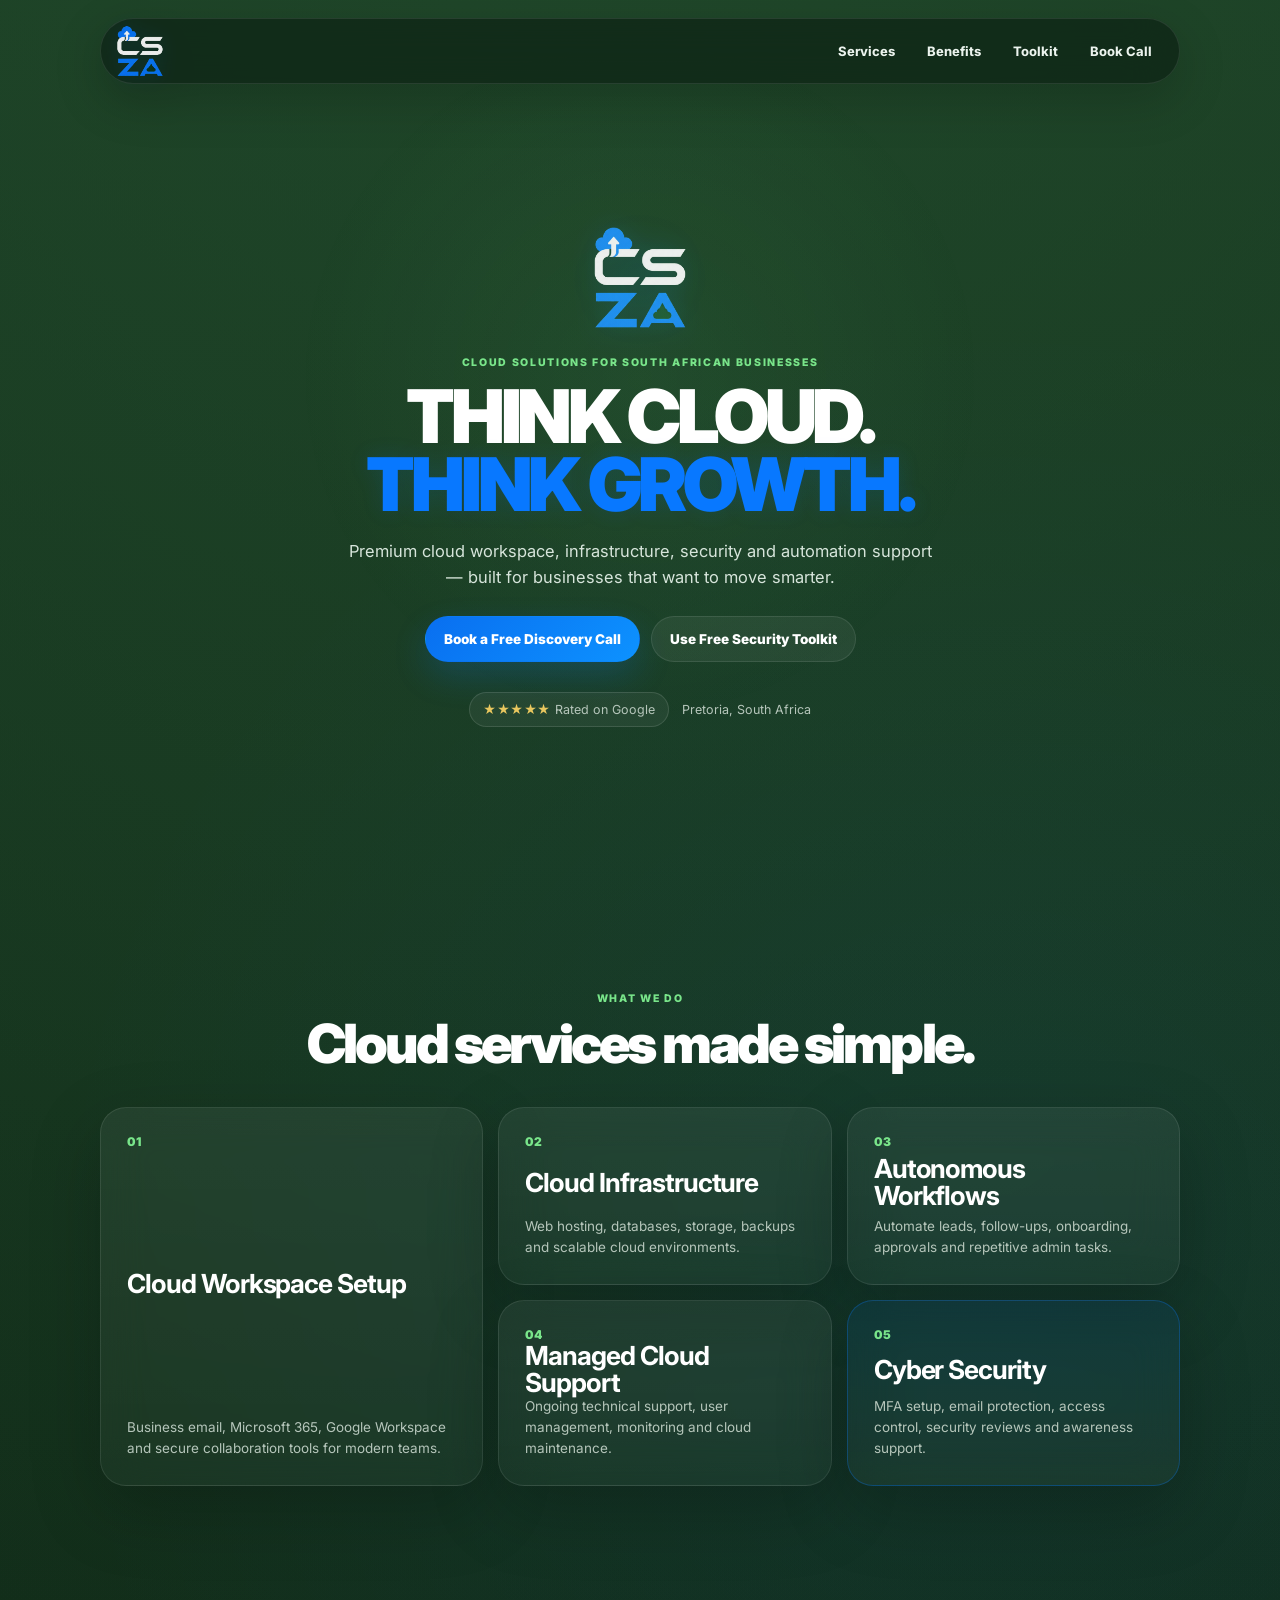
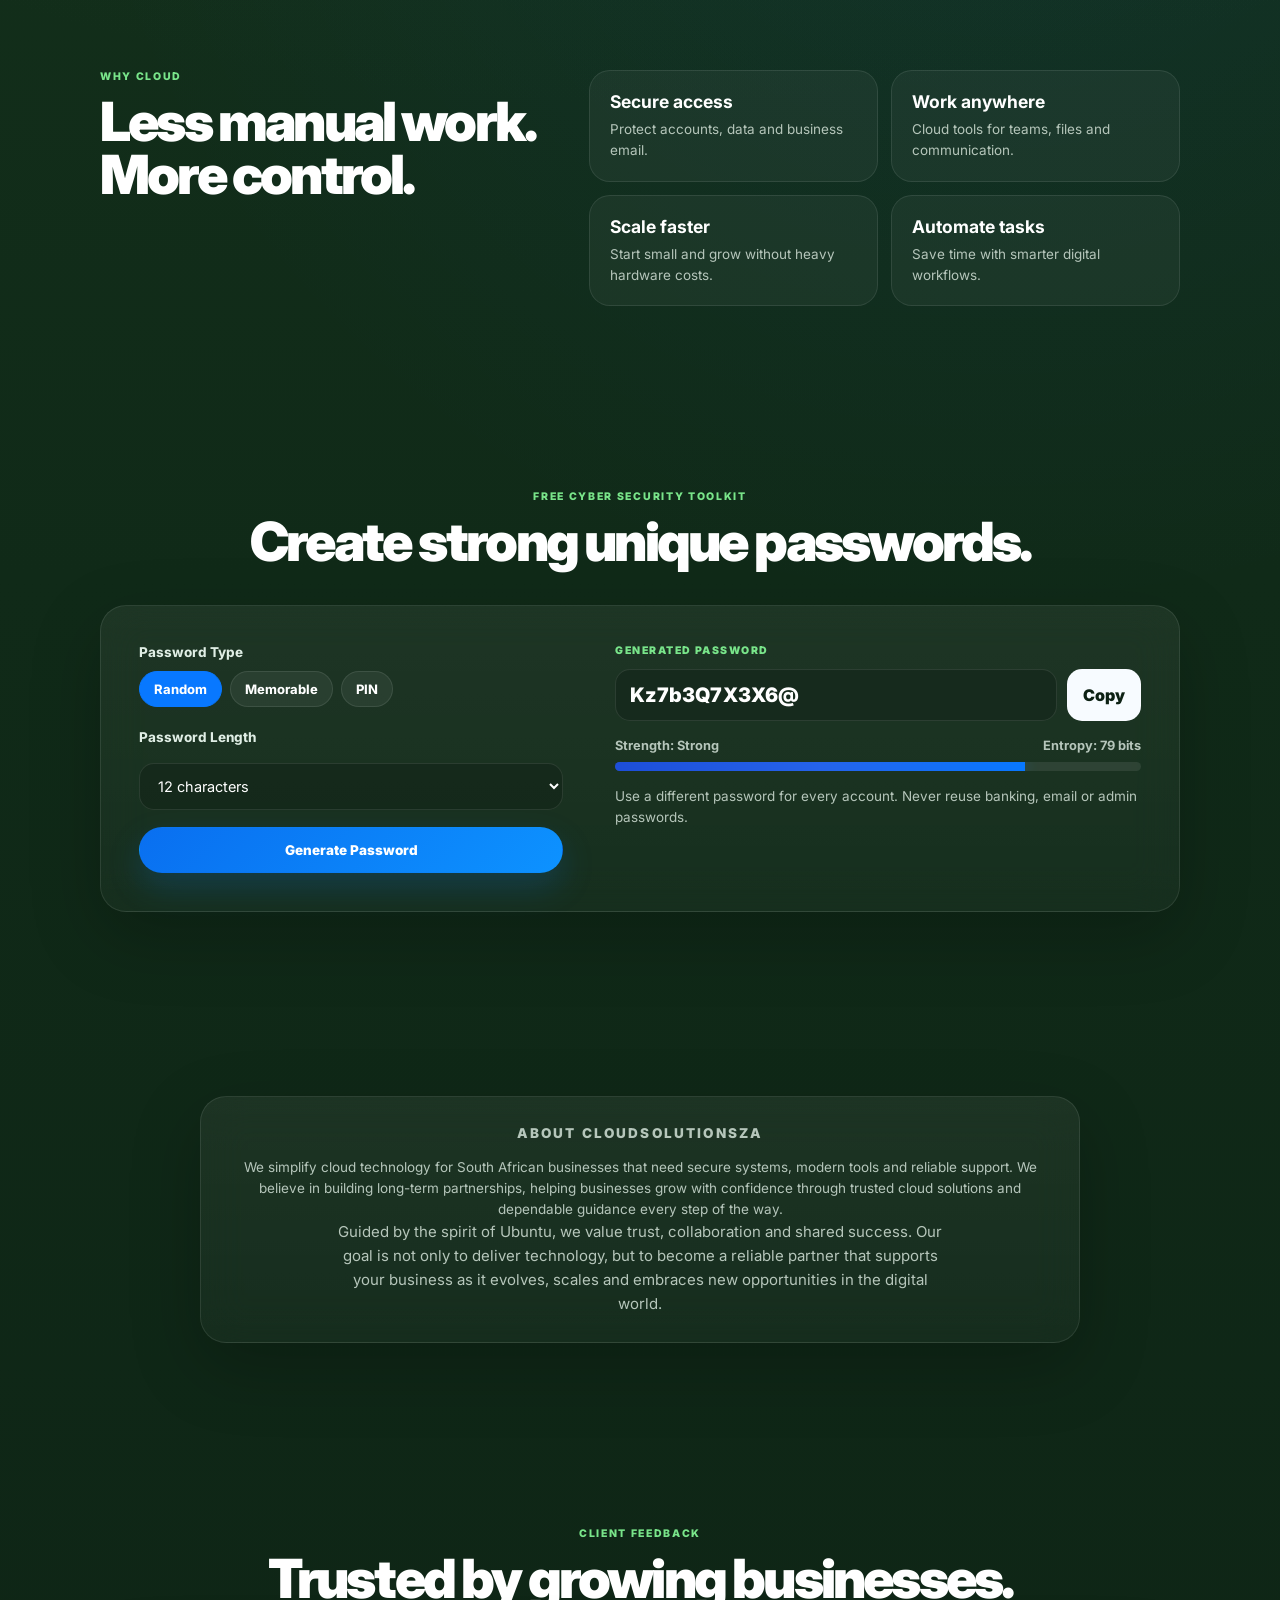
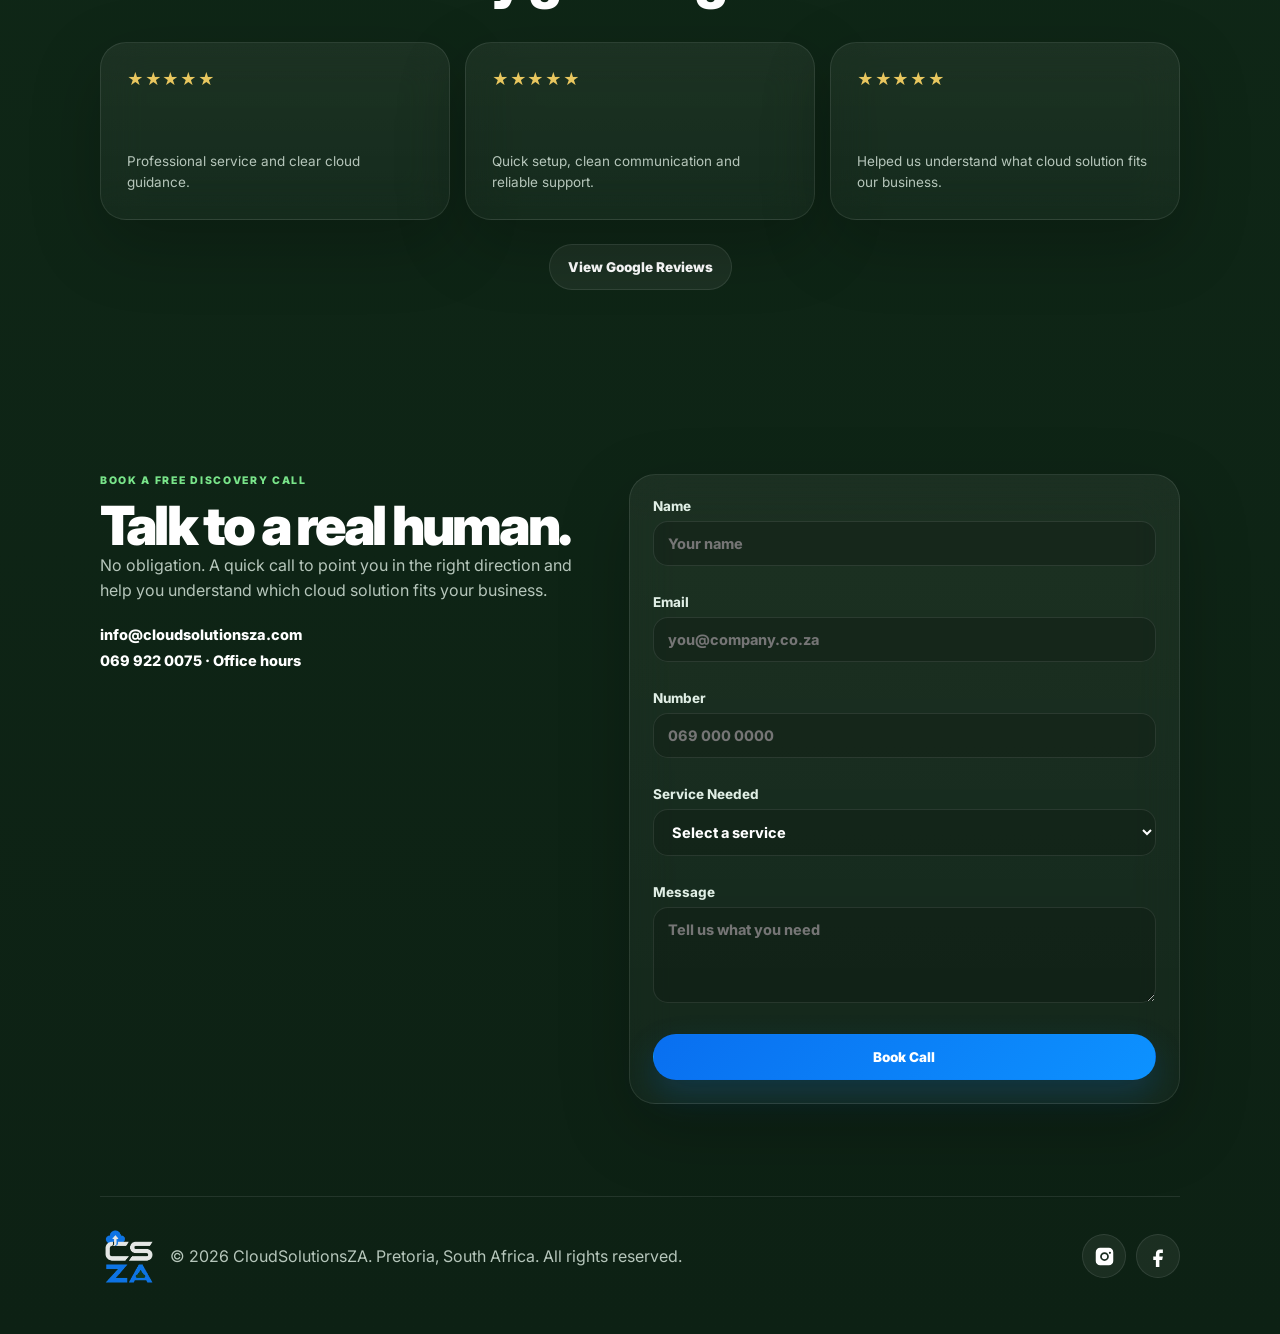
<file: index.html>
<!DOCTYPE html>
<html lang="en-ZA">
<head>
  <meta charset="UTF-8" />
  <meta name="viewport" content="width=device-width, initial-scale=1.0" />
  <meta name="description" content="CloudSolutionsZA helps South African businesses with cloud workspace setup, cloud infrastructure, cybersecurity, autonomous workflows and managed cloud support." />
  <meta name="keywords" content="cloud solutions South Africa, Microsoft 365 setup, business email setup, cloud infrastructure, cybersecurity Pretoria, managed cloud support, cloud workspace setup" />
  <title>CloudSolutionsZA | Think Cloud. Think Growth.</title>
  <link rel="preconnect" href="https://fonts.googleapis.com">
  <link rel="preconnect" href="https://fonts.gstatic.com" crossorigin>
  <link href="https://fonts.googleapis.com/css2?family=Inter:wght@400;500;600;700;800;900&display=swap" rel="stylesheet">
  <link rel="icon" type="image/png" href="favicon.png" />
  <link rel="apple-touch-icon" href="favicon.png" />
  <link rel="stylesheet" href="styles.css" />
    <script type="application/ld+json">
{
  "@context": "https://schema.org",
  "@type": "Organization",
  "name": "CloudSolutionsZA",
  "url": "https://cloudsolutionsza.com",
  "logo": "https://cloudsolutionsza.com/favicon.png",
  "email": "info@cloudsolutionsza.com",
  "telephone": "+27699220075",
  "sameAs": [
    "https://www.instagram.com/cloudsolutionsza",
    "https://www.facebook.com/cloudsolutionsza"
  ]
}
</script>
</head>
<body>
  <div class="page-glow"></div>

  <header class="site-header">
    <a href="#home" class="brand" aria-label="CloudSolutionsZA home">
      <img src="csza-logo-transparent.png" alt="CloudSolutionsZA logo" />
    </a>
    <nav class="nav-links" id="navLinks">
      <a href="#services">Services</a>
      <a href="#benefits">Benefits</a>
      <a href="#toolkit">Toolkit</a>
      <a href="#contact">Book Call</a>
    </nav>
    <button class="menu-btn" id="menuBtn" aria-label="Open menu">☰</button>
  </header>

  <main id="home">
    <section class="hero section-pad">
      <div class="hero-logo-wrap">
        <img src="csza-logo-transparent.png" alt="CloudSolutionsZA logo" class="hero-logo" />
      </div>
      <p class="eyebrow">Cloud solutions for South African businesses</p>
      <h1>THINK CLOUD.<br><span>THINK GROWTH.</span></h1>
      <p class="hero-text">Premium cloud workspace, infrastructure, security and automation support — built for businesses that want to move smarter.</p>
      <div class="hero-actions">
        <a href="#contact" class="btn btn-primary">Book a Free Discovery Call</a>
        <a href="#toolkit" class="btn btn-secondary">Use Free Security Toolkit</a>
      </div>
      <div class="trust-bar">
        <a class="google-rating" href="https://www.google.com/search?q=CloudSolutionsZA+reviews" target="_blank" rel="noopener">
          <span class="stars">★★★★★</span>
          Rated on Google
        </a>
        <span>Pretoria, South Africa</span>
      </div>
    </section>

    <section class="section-pad" id="services">
      <div class="section-heading">
        <p class="eyebrow">What we do</p>
        <h2>Cloud services made simple.</h2>
      </div>

      <div class="service-grid">
        <article class="glass-card large-card">
          <span class="card-number">01</span>
          <h3>Cloud Workspace Setup</h3>
          <p>Business email, Microsoft 365, Google Workspace and secure collaboration tools for modern teams.</p>
        </article>
        <article class="glass-card">
          <span class="card-number">02</span>
          <h3>Cloud Infrastructure</h3>
          <p>Web hosting, databases, storage, backups and scalable cloud environments.</p>
        </article>
        <article class="glass-card">
          <span class="card-number">03</span>
          <h3>Autonomous Workflows</h3>
          <p>Automate leads, follow-ups, onboarding, approvals and repetitive admin tasks.</p>
        </article>
        <article class="glass-card">
          <span class="card-number">04</span>
          <h3>Managed Cloud Support</h3>
          <p>Ongoing technical support, user management, monitoring and cloud maintenance.</p>
        </article>
        <article class="glass-card accent-card">
          <span class="card-number">05</span>
          <h3>Cyber Security</h3>
          <p>MFA setup, email protection, access control, security reviews and awareness support.</p>
        </article>
      </div>
    </section>

    <section class="section-pad split-section" id="benefits">
      <div>
        <p class="eyebrow">Why cloud</p>
        <h2>Less manual work. More control.</h2>
      </div>
      <div class="benefit-grid">
        <div class="benefit-item"><strong>Secure access</strong><span>Protect accounts, data and business email.</span></div>
        <div class="benefit-item"><strong>Work anywhere</strong><span>Cloud tools for teams, files and communication.</span></div>
        <div class="benefit-item"><strong>Scale faster</strong><span>Start small and grow without heavy hardware costs.</span></div>
        <div class="benefit-item"><strong>Automate tasks</strong><span>Save time with smarter digital workflows.</span></div>
      </div>
    </section>

    <section class="section-pad toolkit-section" id="toolkit">
      <div class="section-heading">
        <p class="eyebrow">Free cyber security toolkit</p>
        <h2>Create strong unique passwords.</h2>
      </div>

      <div class="toolkit-card">
        <div class="tool-controls">
          <label>Password Type</label>
          <div class="pill-group" role="group" aria-label="Password type">
            <button class="pill active" data-type="random">Random</button>
            <button class="pill" data-type="memorable">Memorable</button>
            <button class="pill" data-type="pin">PIN</button>
          </div>

          <label>Password Length</label>
          <select id="passwordLength">
            <option value="8">8 characters</option>
            <option value="12" selected>12 characters</option>
            <option value="16">16 characters</option>
            <option value="24">24 characters</option>
          </select>

          <button class="btn btn-primary full-btn" id="generateBtn">Generate Password</button>
        </div>

        <div class="password-result">
          <p class="small-label">Generated Password</p>
          <div class="password-box">
            <input type="text" id="passwordOutput" readonly value="Click generate" />
            <button id="copyBtn">Copy</button>
          </div>
          <div class="strength-row">
            <span id="strengthText">Strength: Waiting</span>
            <span id="entropyText">Entropy: 0 bits</span>
          </div>
          <div class="meter"><div id="meterFill"></div></div>
          <p class="tool-note">Use a different password for every account. Never reuse banking, email or admin passwords.</p>
        </div>
      </div>
    </section>

    <section class="section-pad about-section" id="about">
      <div class="glass-card about-card">
        <p class="eyebrow">About CloudSolutionsZA</p>
       <p>
  We simplify cloud technology for South African businesses that need secure systems,
  modern tools and reliable support. We believe in building long-term partnerships,
  helping businesses grow with confidence through trusted cloud solutions and dependable
  guidance every step of the way.
</p>

<p>
  Guided by the spirit of Ubuntu, we value trust, collaboration and shared success.
  Our goal is not only to deliver technology, but to become a reliable partner that
  supports your business as it evolves, scales and embraces new opportunities in the
  digital world.
</p>
      </div>
    </section>

    <section class="section-pad testimonials" id="testimonials">
      <div class="section-heading">
        <p class="eyebrow">Client feedback</p>
        <h2>Trusted by growing businesses.</h2>
      </div>
      <div class="testimonial-grid">
        <article class="glass-card"><span class="stars">★★★★★</span><p>Professional service and clear cloud guidance.</p></article>
        <article class="glass-card"><span class="stars">★★★★★</span><p>Quick setup, clean communication and reliable support.</p></article>
        <article class="glass-card"><span class="stars">★★★★★</span><p>Helped us understand what cloud solution fits our business.</p></article>
      </div>
      <a class="btn btn-secondary review-btn" href="https://www.google.com/search?q=CloudSolutionsZA+reviews" target="_blank" rel="noopener">View Google Reviews</a>
    </section>

    <section class="section-pad contact-section" id="contact">
      <div class="contact-copy">
        <p class="eyebrow">Book a free discovery call</p>
        <h2>Talk to a real human.</h2>
        <p>No obligation. A quick call to point you in the right direction and help you understand which cloud solution fits your business.</p>
        <div class="contact-lines">
          <a href="mailto:info@cloudsolutionsza.com">info@cloudsolutionsza.com</a>
          <a href="tel:+27699220075">069 922 0075 · Office hours</a>
        </div>
      </div>

      <form class="contact-form" action="https://formspree.io/f/xqejkkvl" method="POST">
        <label>Name<input type="text" name="name" required placeholder="Your name" /></label>
        <label>Email<input type="email" name="email" required placeholder="you@company.co.za" /></label>
        <label>Number<input type="tel" name="number" required placeholder="069 000 0000" /></label>
        <label>Service Needed
          <select name="service" required>
            <option value="">Select a service</option>
            <option>Cloud Workspace Setup</option>
            <option>Cloud Infrastructure</option>
            <option>Autonomous Workflows</option>
            <option>Managed Cloud Support</option>
            <option>Cyber Security</option>
          </select>
        </label>
        <label>Message<textarea name="message" rows="4" placeholder="Tell us what you need"></textarea></label>
        <button class="btn btn-primary full-btn" type="submit">Book Call</button>
      </form>
    </section>
  </main>

  <footer class="footer">
    <div class="footer-brand">
      <img src="csza-logo-transparent.png" alt="CloudSolutionsZA logo" />
      <p>© 2026 CloudSolutionsZA. Pretoria, South Africa. All rights reserved.</p>
    </div>
    <div class="social-links">
      <a href="https://www.instagram.com/cloudsolutionsza" target="_blank" rel="noopener" aria-label="Instagram">
        <svg viewBox="0 0 24 24"><path d="M7 2h10a5 5 0 0 1 5 5v10a5 5 0 0 1-5 5H7a5 5 0 0 1-5-5V7a5 5 0 0 1 5-5zm5 5a5 5 0 1 0 0 10 5 5 0 0 0 0-10zm0 2a3 3 0 1 1 0 6 3 3 0 0 1 0-6zm6.2-2.4a1.2 1.2 0 1 0 0 2.4 1.2 1.2 0 0 0 0-2.4z"/></svg>
      </a>
      <a href="https://www.facebook.com/cloudsolutionsza" target="_blank" rel="noopener" aria-label="Facebook">
        <svg viewBox="0 0 24 24"><path d="M14 8h3V4h-3c-3.3 0-5 2-5 5v3H6v4h3v8h4v-8h3.2l.8-4h-4V9c0-.7.3-1 1-1z"/></svg>
      </a>
    </div>
  </footer>

  <script src="script.js"></script>
</body>
</html>
</file>
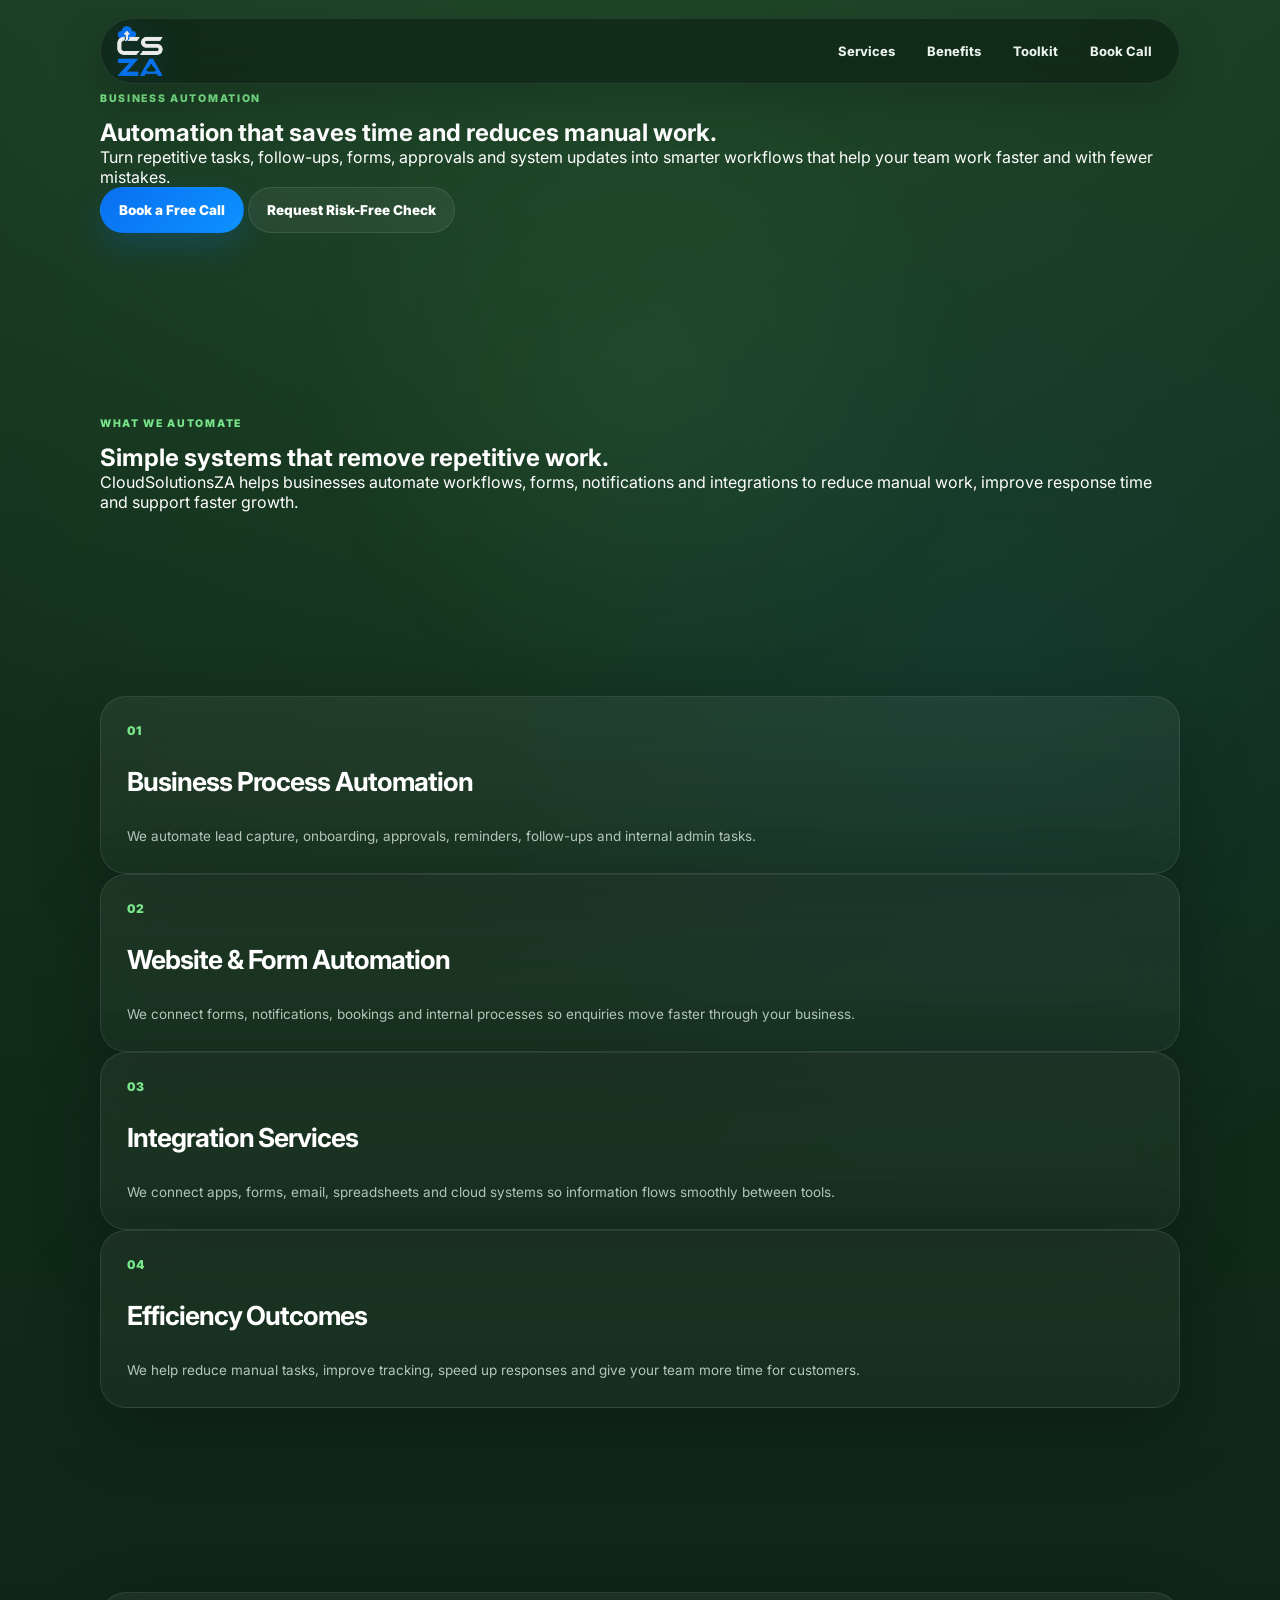
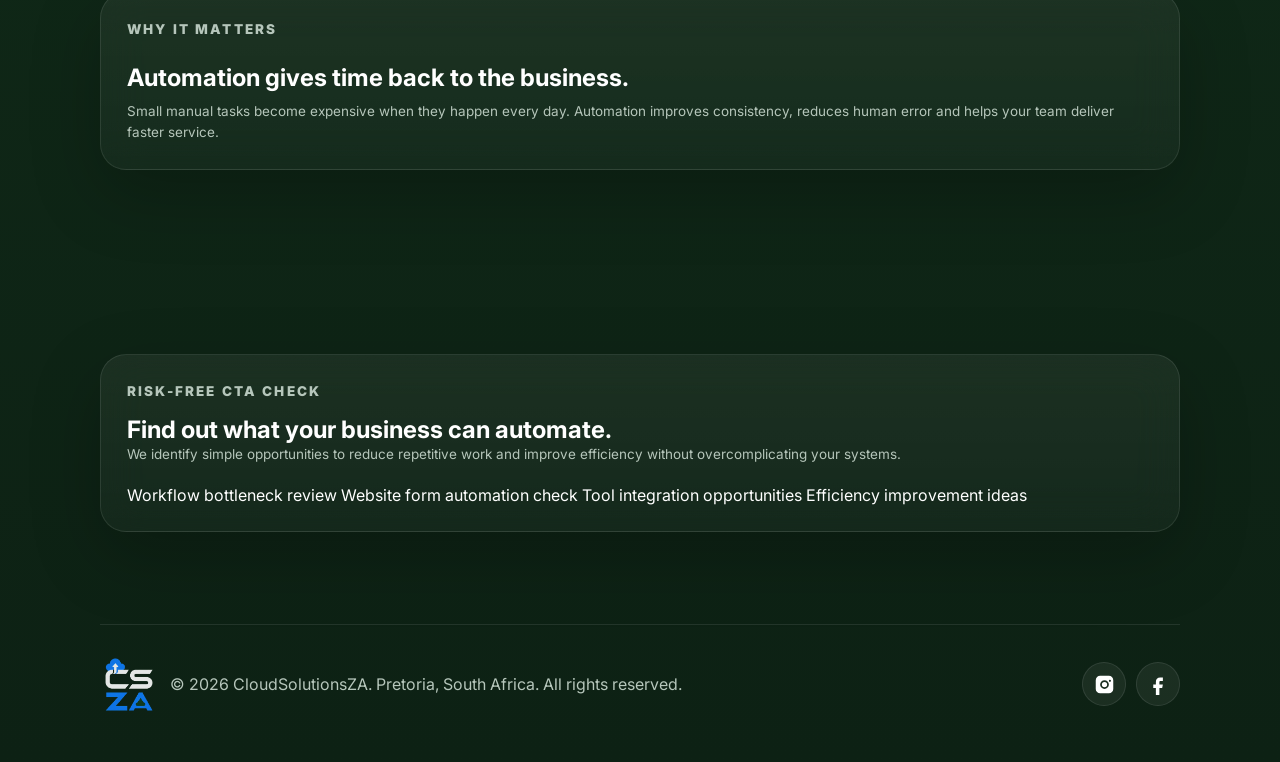
<file: automation.html>
<!DOCTYPE html>
<html lang="en-ZA">
<head>
  <meta charset="UTF-8" />
  <meta name="viewport" content="width=device-width, initial-scale=1.0" />
  <meta name="description" content="CloudSolutionsZA helps businesses automate workflows, forms, notifications, integrations and repetitive admin tasks." />
  <title>Business Automation South Africa | CloudSolutionsZA</title>
  <link rel="preconnect" href="https://fonts.googleapis.com" />
  <link rel="preconnect" href="https://fonts.gstatic.com" crossorigin />
  <link href="https://fonts.googleapis.com/css2?family=Inter:wght@400;500;600;700;800;900&display=swap" rel="stylesheet" />
  <link rel="icon" type="image/png" href="favicon.png" />
  <link rel="apple-touch-icon" href="favicon.png" />
  <link rel="stylesheet" href="styles.css" />
</head>
<body>
  <div class="page-glow"></div>

  <header class="site-header">
    <a href="index.html#home" class="brand" aria-label="CloudSolutionsZA home">
      <img src="csza-logo-transparent.png" alt="CloudSolutionsZA logo" />
    </a>

    <nav class="nav-links" id="navLinks" aria-label="Main navigation">
      <a href="index.html#services">Services</a>
      <a href="index.html#benefits">Benefits</a>
      <a href="index.html#toolkit">Toolkit</a>
      <a href="index.html#contact">Book Call</a>
    </nav>

    <button class="menu-btn" id="menuBtn" type="button" aria-label="Open menu">☰</button>
  </header>

  <main>
    <section class="service-page-hero section-pad">
      <p class="eyebrow">Business automation</p>
      <h1>Automation that saves time and reduces manual work.</h1>
      <p>
        Turn repetitive tasks, follow-ups, forms, approvals and system updates into smarter workflows that help your team
        work faster and with fewer mistakes.
      </p>

      <div class="service-page-actions">
        <a href="index.html#contact" class="btn btn-primary">Book a Free Call</a>
        <a href="security-assessment.html" class="btn btn-secondary">Request Risk-Free Check</a>
      </div>
    </section>

    <section class="section-pad service-overview">
      <p class="eyebrow">What we automate</p>
      <h2>Simple systems that remove repetitive work.</h2>
      <p class="service-intro">
        CloudSolutionsZA helps businesses automate workflows, forms, notifications and integrations to reduce manual work,
        improve response time and support faster growth.
      </p>
    </section>

    <section class="section-pad">
      <div class="detail-grid">
        <article class="glass-card detail-card">
          <span class="card-number">01</span>
          <h3>Business Process Automation</h3>
          <p>We automate lead capture, onboarding, approvals, reminders, follow-ups and internal admin tasks.</p>
        </article>

        <article class="glass-card detail-card">
          <span class="card-number">02</span>
          <h3>Website & Form Automation</h3>
          <p>We connect forms, notifications, bookings and internal processes so enquiries move faster through your business.</p>
        </article>

        <article class="glass-card detail-card">
          <span class="card-number">03</span>
          <h3>Integration Services</h3>
          <p>We connect apps, forms, email, spreadsheets and cloud systems so information flows smoothly between tools.</p>
        </article>

        <article class="glass-card detail-card">
          <span class="card-number">04</span>
          <h3>Efficiency Outcomes</h3>
          <p>We help reduce manual tasks, improve tracking, speed up responses and give your team more time for customers.</p>
        </article>
      </div>
    </section>

    <section class="section-pad">
      <div class="glass-card why-card">
        <p class="eyebrow">Why it matters</p>
        <h2>Automation gives time back to the business.</h2>
        <p>
          Small manual tasks become expensive when they happen every day. Automation improves consistency, reduces human error
          and helps your team deliver faster service.
        </p>
      </div>
    </section>

    <section class="section-pad">
      <div class="glass-card risk-free-card">
        <div>
          <p class="eyebrow">Risk-free CTA check</p>
          <h2>Find out what your business can automate.</h2>
          <p>
            We identify simple opportunities to reduce repetitive work and improve efficiency without overcomplicating your systems.
          </p>
        </div>

        <div class="check-list">
          <span>Workflow bottleneck review</span>
          <span>Website form automation check</span>
          <span>Tool integration opportunities</span>
          <span>Efficiency improvement ideas</span>
        </div>
      </div>
    </section>
  </main>

  <footer class="footer">
    <div class="footer-brand">
      <img src="csza-logo-transparent.png" alt="CloudSolutionsZA logo" />
      <p>© 2026 CloudSolutionsZA. Pretoria, South Africa. All rights reserved.</p>
    </div>

    <div class="social-links">
      <a href="https://www.instagram.com/cloudsolutionsza" target="_blank" rel="noopener" aria-label="Instagram">
        <svg viewBox="0 0 24 24" aria-hidden="true"><path d="M7 2h10a5 5 0 0 1 5 5v10a5 5 0 0 1-5 5H7a5 5 0 0 1-5-5V7a5 5 0 0 1 5-5zm5 5a5 5 0 1 0 0 10 5 5 0 0 0 0-10zm0 2a3 3 0 1 1 0 6 3 3 0 0 1 0-6zm6.2-2.4a1.2 1.2 0 1 0 0 2.4 1.2 1.2 0 0 0 0-2.4z" /></svg>
      </a>
      <a href="https://www.facebook.com/cloudsolutionsza" target="_blank" rel="noopener" aria-label="Facebook">
        <svg viewBox="0 0 24 24" aria-hidden="true"><path d="M14 8h3V4h-3c-3.3 0-5 2-5 5v3H6v4h3v8h4v-8h3.2l.8-4h-4V9c0-.7.3-1 1-1z" /></svg>
      </a>
    </div>
  </footer>

  <script src="script.js"></script>
</body>
</html>
</file>
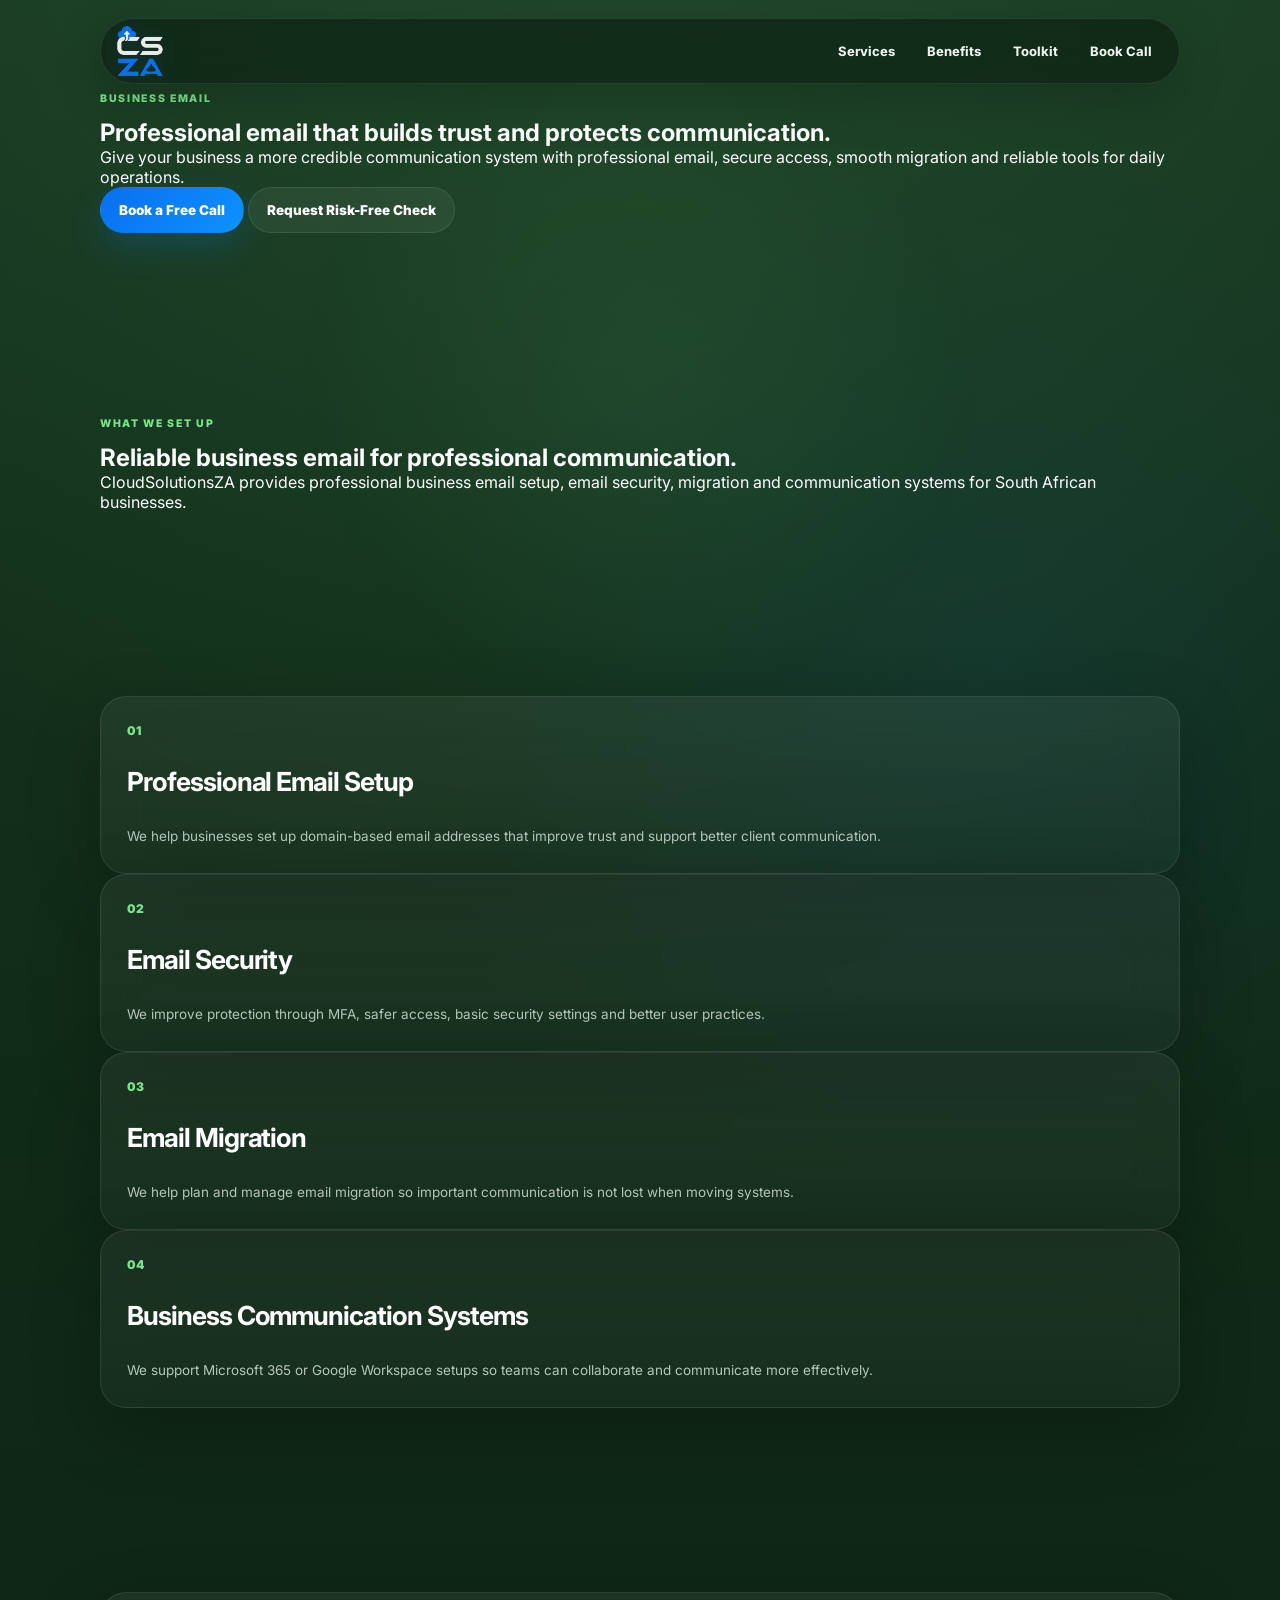
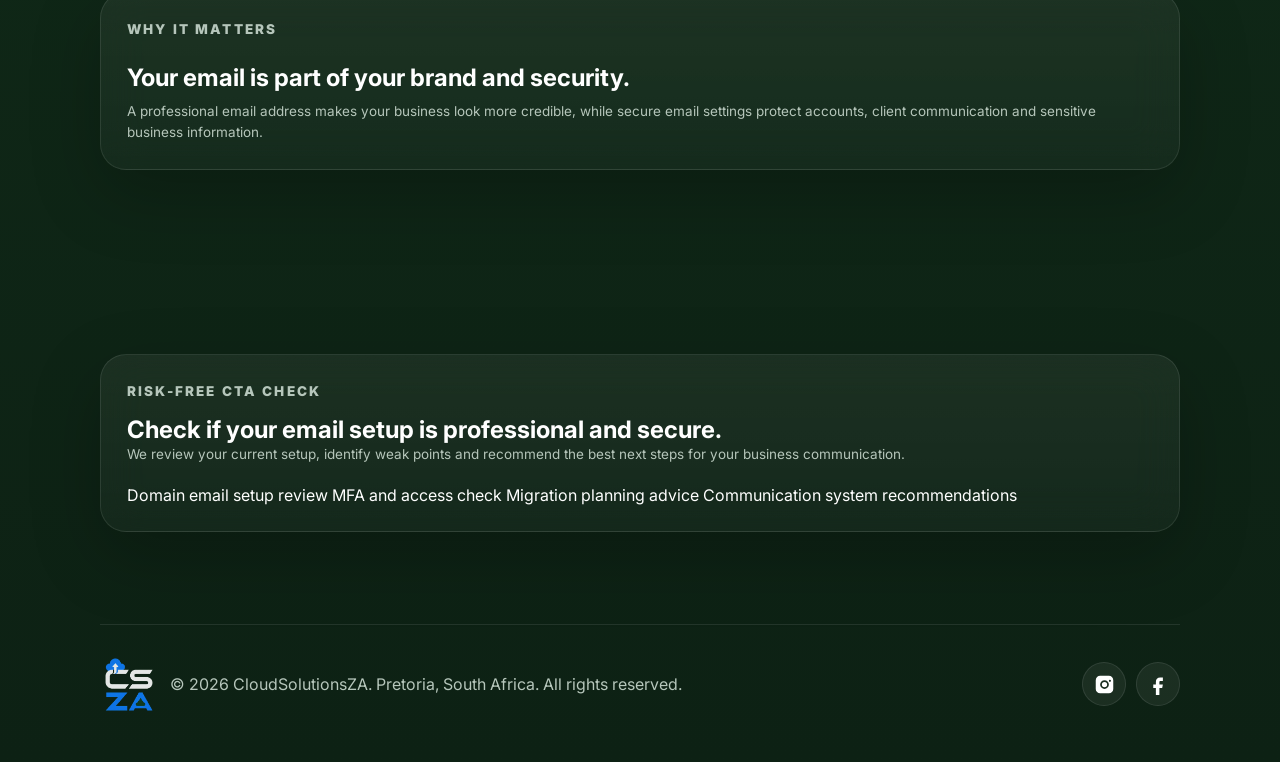
<file: business-email.html>
<!DOCTYPE html>
<html lang="en-ZA">
<head>
  <meta charset="UTF-8" />
  <meta name="viewport" content="width=device-width, initial-scale=1.0" />
  <meta name="description" content="CloudSolutionsZA provides professional business email setup, email security, migration and communication systems for South African businesses." />
  <title>Business Email Setup South Africa | CloudSolutionsZA</title>
  <link rel="preconnect" href="https://fonts.googleapis.com" />
  <link rel="preconnect" href="https://fonts.gstatic.com" crossorigin />
  <link href="https://fonts.googleapis.com/css2?family=Inter:wght@400;500;600;700;800;900&display=swap" rel="stylesheet" />
  <link rel="icon" type="image/png" href="favicon.png" />
  <link rel="apple-touch-icon" href="favicon.png" />
  <link rel="stylesheet" href="styles.css" />
</head>
<body>
  <div class="page-glow"></div>

  <header class="site-header">
    <a href="index.html#home" class="brand" aria-label="CloudSolutionsZA home">
      <img src="csza-logo-transparent.png" alt="CloudSolutionsZA logo" />
    </a>

    <nav class="nav-links" id="navLinks" aria-label="Main navigation">
      <a href="index.html#services">Services</a>
      <a href="index.html#benefits">Benefits</a>
      <a href="index.html#toolkit">Toolkit</a>
      <a href="index.html#contact">Book Call</a>
    </nav>

    <button class="menu-btn" id="menuBtn" type="button" aria-label="Open menu">☰</button>
  </header>

  <main>
    <section class="service-page-hero section-pad">
      <p class="eyebrow">Business email</p>
      <h1>Professional email that builds trust and protects communication.</h1>
      <p>
        Give your business a more credible communication system with professional email, secure access,
        smooth migration and reliable tools for daily operations.
      </p>

      <div class="service-page-actions">
        <a href="index.html#contact" class="btn btn-primary">Book a Free Call</a>
        <a href="security-assessment.html" class="btn btn-secondary">Request Risk-Free Check</a>
      </div>
    </section>

    <section class="section-pad service-overview">
      <p class="eyebrow">What we set up</p>
      <h2>Reliable business email for professional communication.</h2>
      <p class="service-intro">
        CloudSolutionsZA provides professional business email setup, email security, migration and communication systems
        for South African businesses.
      </p>
    </section>

    <section class="section-pad">
      <div class="detail-grid">
        <article class="glass-card detail-card">
          <span class="card-number">01</span>
          <h3>Professional Email Setup</h3>
          <p>We help businesses set up domain-based email addresses that improve trust and support better client communication.</p>
        </article>

        <article class="glass-card detail-card">
          <span class="card-number">02</span>
          <h3>Email Security</h3>
          <p>We improve protection through MFA, safer access, basic security settings and better user practices.</p>
        </article>

        <article class="glass-card detail-card">
          <span class="card-number">03</span>
          <h3>Email Migration</h3>
          <p>We help plan and manage email migration so important communication is not lost when moving systems.</p>
        </article>

        <article class="glass-card detail-card">
          <span class="card-number">04</span>
          <h3>Business Communication Systems</h3>
          <p>We support Microsoft 365 or Google Workspace setups so teams can collaborate and communicate more effectively.</p>
        </article>
      </div>
    </section>

    <section class="section-pad">
      <div class="glass-card why-card">
        <p class="eyebrow">Why it matters</p>
        <h2>Your email is part of your brand and security.</h2>
        <p>
          A professional email address makes your business look more credible, while secure email settings protect accounts,
          client communication and sensitive business information.
        </p>
      </div>
    </section>

    <section class="section-pad">
      <div class="glass-card risk-free-card">
        <div>
          <p class="eyebrow">Risk-free CTA check</p>
          <h2>Check if your email setup is professional and secure.</h2>
          <p>
            We review your current setup, identify weak points and recommend the best next steps for your business communication.
          </p>
        </div>

        <div class="check-list">
          <span>Domain email setup review</span>
          <span>MFA and access check</span>
          <span>Migration planning advice</span>
          <span>Communication system recommendations</span>
        </div>
      </div>
    </section>
  </main>

  <footer class="footer">
    <div class="footer-brand">
      <img src="csza-logo-transparent.png" alt="CloudSolutionsZA logo" />
      <p>© 2026 CloudSolutionsZA. Pretoria, South Africa. All rights reserved.</p>
    </div>

    <div class="social-links">
      <a href="https://www.instagram.com/cloudsolutionsza" target="_blank" rel="noopener" aria-label="Instagram">
        <svg viewBox="0 0 24 24" aria-hidden="true"><path d="M7 2h10a5 5 0 0 1 5 5v10a5 5 0 0 1-5 5H7a5 5 0 0 1-5-5V7a5 5 0 0 1 5-5zm5 5a5 5 0 1 0 0 10 5 5 0 0 0 0-10zm0 2a3 3 0 1 1 0 6 3 3 0 0 1 0-6zm6.2-2.4a1.2 1.2 0 1 0 0 2.4 1.2 1.2 0 0 0 0-2.4z" /></svg>
      </a>
      <a href="https://www.facebook.com/cloudsolutionsza" target="_blank" rel="noopener" aria-label="Facebook">
        <svg viewBox="0 0 24 24" aria-hidden="true"><path d="M14 8h3V4h-3c-3.3 0-5 2-5 5v3H6v4h3v8h4v-8h3.2l.8-4h-4V9c0-.7.3-1 1-1z" /></svg>
      </a>
    </div>
  </footer>

  <script src="script.js"></script>
</body>
</html>
</file>
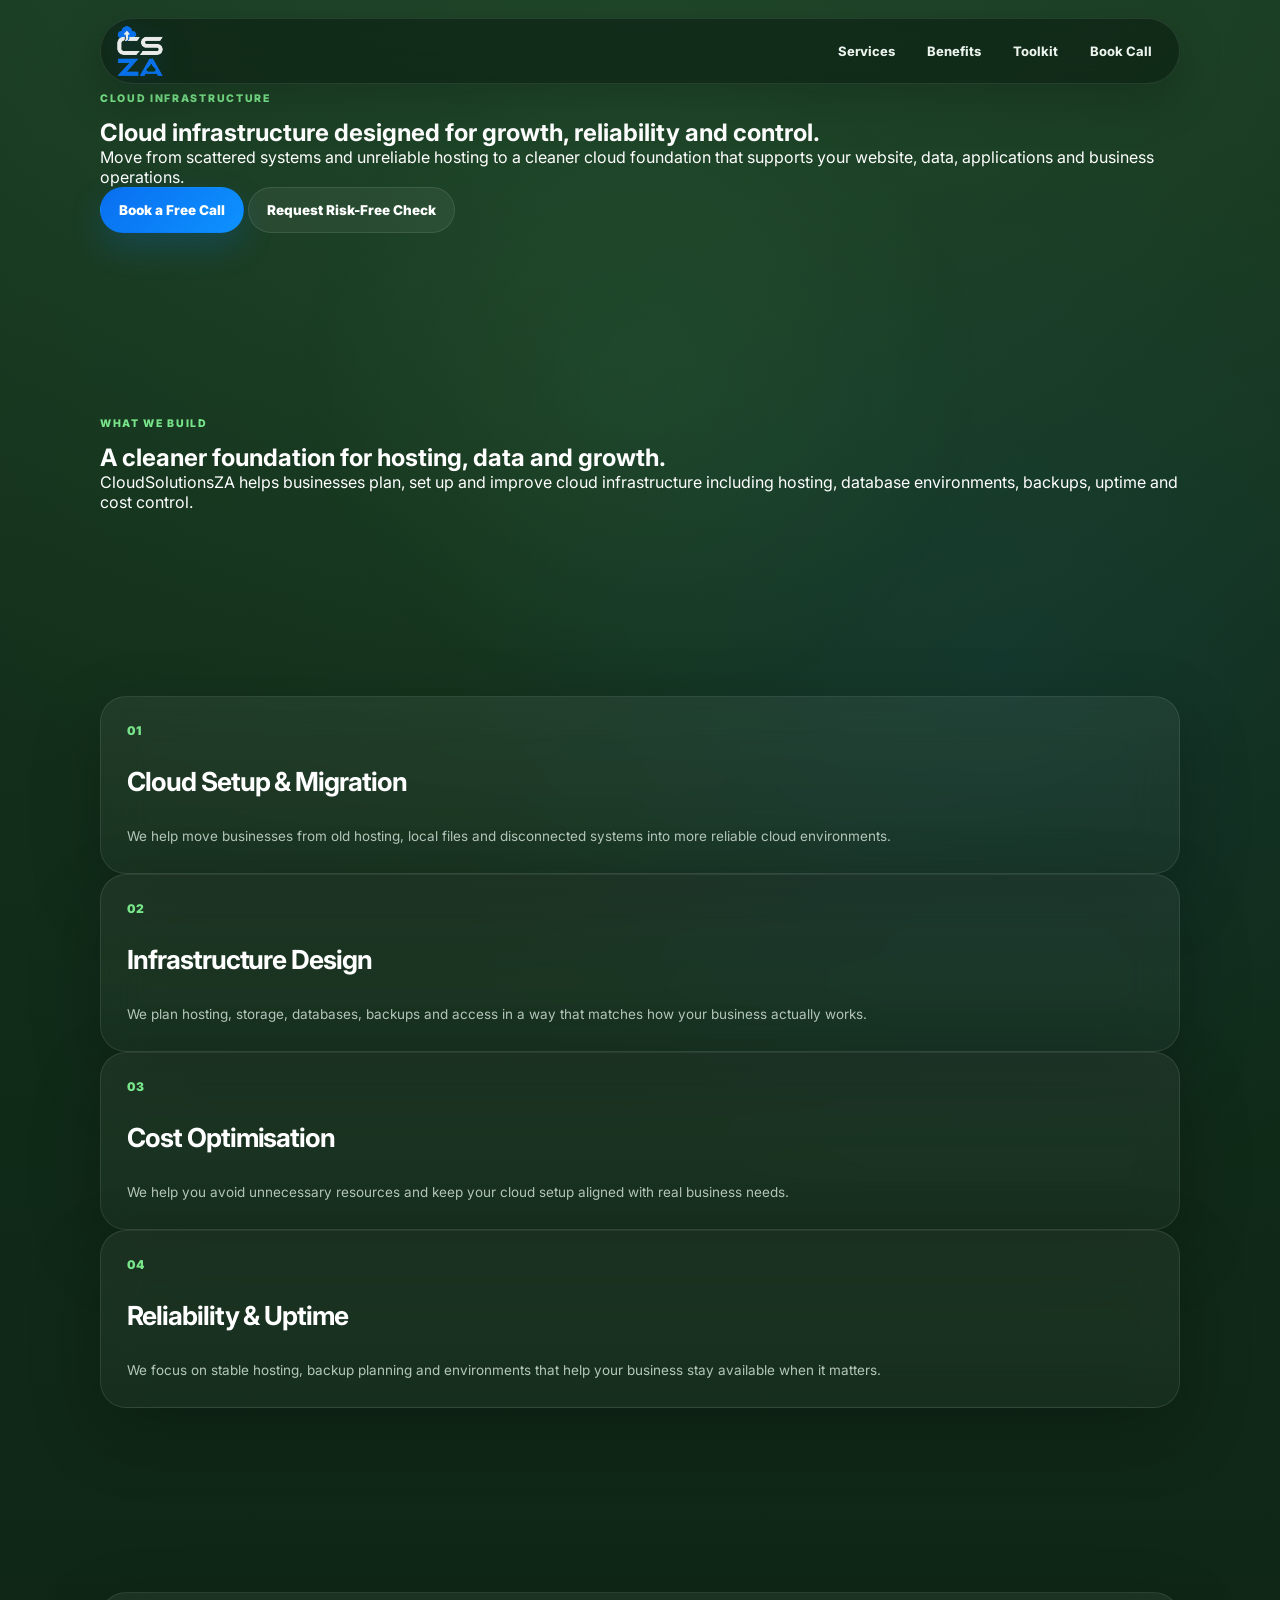
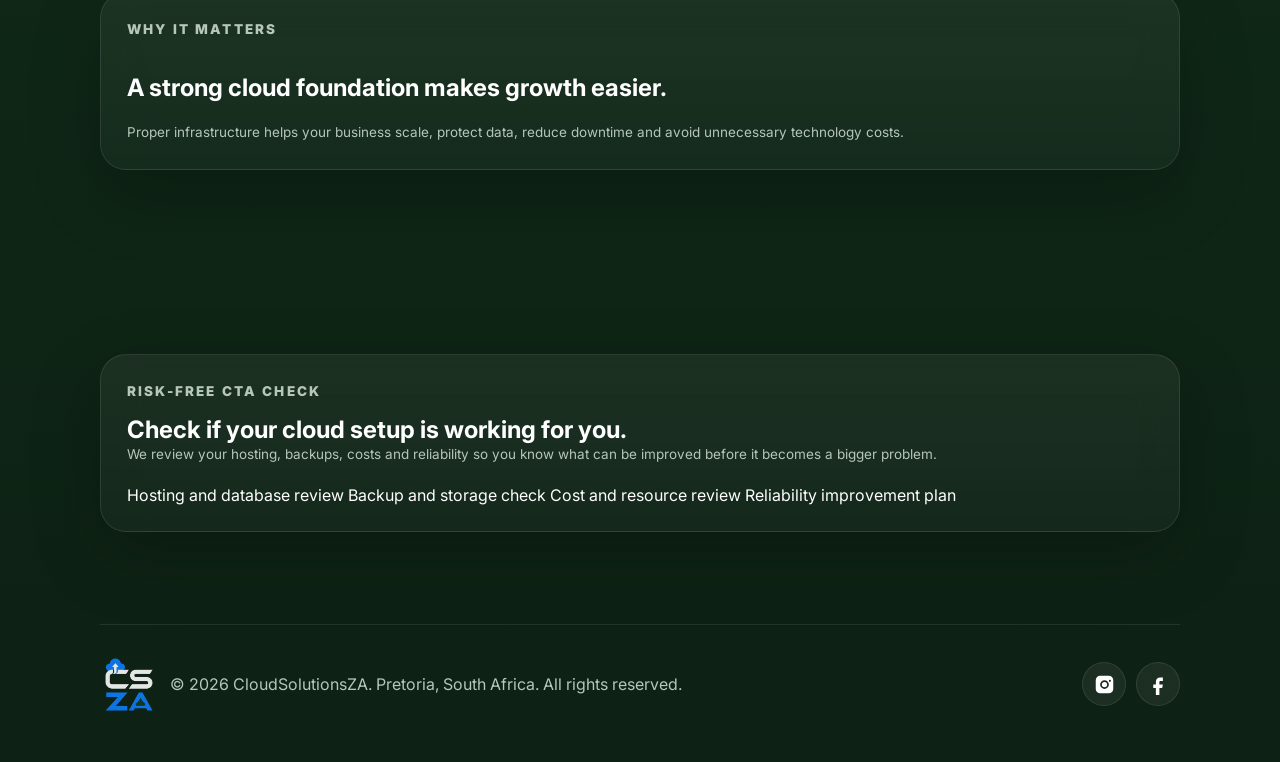
<file: cloud-infrastructure.html>
<!DOCTYPE html>
<html lang="en-ZA">
<head>
  <meta charset="UTF-8" />
  <meta name="viewport" content="width=device-width, initial-scale=1.0" />
  <meta name="description" content="CloudSolutionsZA helps businesses plan, set up and optimise reliable cloud infrastructure, hosting, databases, backups and uptime." />
  <title>Cloud Infrastructure South Africa | CloudSolutionsZA</title>
  <link rel="preconnect" href="https://fonts.googleapis.com" />
  <link rel="preconnect" href="https://fonts.gstatic.com" crossorigin />
  <link href="https://fonts.googleapis.com/css2?family=Inter:wght@400;500;600;700;800;900&display=swap" rel="stylesheet" />
  <link rel="icon" type="image/png" href="favicon.png" />
  <link rel="apple-touch-icon" href="favicon.png" />
  <link rel="stylesheet" href="styles.css" />
</head>
<body>
  <div class="page-glow"></div>

  <header class="site-header">
    <a href="index.html#home" class="brand" aria-label="CloudSolutionsZA home">
      <img src="csza-logo-transparent.png" alt="CloudSolutionsZA logo" />
    </a>

    <nav class="nav-links" id="navLinks" aria-label="Main navigation">
      <a href="index.html#services">Services</a>
      <a href="index.html#benefits">Benefits</a>
      <a href="index.html#toolkit">Toolkit</a>
      <a href="index.html#contact">Book Call</a>
    </nav>

    <button class="menu-btn" id="menuBtn" type="button" aria-label="Open menu">☰</button>
  </header>

  <main>
    <section class="service-page-hero section-pad">
      <p class="eyebrow">Cloud infrastructure</p>
      <h1>Cloud infrastructure designed for growth, reliability and control.</h1>
      <p>
        Move from scattered systems and unreliable hosting to a cleaner cloud foundation that supports your website,
        data, applications and business operations.
      </p>

      <div class="service-page-actions">
        <a href="index.html#contact" class="btn btn-primary">Book a Free Call</a>
        <a href="security-assessment.html" class="btn btn-secondary">Request Risk-Free Check</a>
      </div>
    </section>

    <section class="section-pad service-overview">
      <p class="eyebrow">What we build</p>
      <h2>A cleaner foundation for hosting, data and growth.</h2>
      <p class="service-intro">
        CloudSolutionsZA helps businesses plan, set up and improve cloud infrastructure including hosting, database
        environments, backups, uptime and cost control.
      </p>
    </section>

    <section class="section-pad">
      <div class="detail-grid">
        <article class="glass-card detail-card">
          <span class="card-number">01</span>
          <h3>Cloud Setup & Migration</h3>
          <p>We help move businesses from old hosting, local files and disconnected systems into more reliable cloud environments.</p>
        </article>

        <article class="glass-card detail-card">
          <span class="card-number">02</span>
          <h3>Infrastructure Design</h3>
          <p>We plan hosting, storage, databases, backups and access in a way that matches how your business actually works.</p>
        </article>

        <article class="glass-card detail-card">
          <span class="card-number">03</span>
          <h3>Cost Optimisation</h3>
          <p>We help you avoid unnecessary resources and keep your cloud setup aligned with real business needs.</p>
        </article>

        <article class="glass-card detail-card">
          <span class="card-number">04</span>
          <h3>Reliability & Uptime</h3>
          <p>We focus on stable hosting, backup planning and environments that help your business stay available when it matters.</p>
        </article>
      </div>
    </section>

    <section class="section-pad">
      <div class="glass-card why-card">
        <p class="eyebrow">Why it matters</p>
        <h2>A strong cloud foundation makes growth easier.</h2>
        <p>
          Proper infrastructure helps your business scale, protect data, reduce downtime and avoid unnecessary technology costs.
        </p>
      </div>
    </section>

    <section class="section-pad">
      <div class="glass-card risk-free-card">
        <div>
          <p class="eyebrow">Risk-free CTA check</p>
          <h2>Check if your cloud setup is working for you.</h2>
          <p>
            We review your hosting, backups, costs and reliability so you know what can be improved before it becomes a bigger problem.
          </p>
        </div>

        <div class="check-list">
          <span>Hosting and database review</span>
          <span>Backup and storage check</span>
          <span>Cost and resource review</span>
          <span>Reliability improvement plan</span>
        </div>
      </div>
    </section>
  </main>

  <footer class="footer">
    <div class="footer-brand">
      <img src="csza-logo-transparent.png" alt="CloudSolutionsZA logo" />
      <p>© 2026 CloudSolutionsZA. Pretoria, South Africa. All rights reserved.</p>
    </div>

    <div class="social-links">
      <a href="https://www.instagram.com/cloudsolutionsza" target="_blank" rel="noopener" aria-label="Instagram">
        <svg viewBox="0 0 24 24" aria-hidden="true"><path d="M7 2h10a5 5 0 0 1 5 5v10a5 5 0 0 1-5 5H7a5 5 0 0 1-5-5V7a5 5 0 0 1 5-5zm5 5a5 5 0 1 0 0 10 5 5 0 0 0 0-10zm0 2a3 3 0 1 1 0 6 3 3 0 0 1 0-6zm6.2-2.4a1.2 1.2 0 1 0 0 2.4 1.2 1.2 0 0 0 0-2.4z" /></svg>
      </a>
      <a href="https://www.facebook.com/cloudsolutionsza" target="_blank" rel="noopener" aria-label="Facebook">
        <svg viewBox="0 0 24 24" aria-hidden="true"><path d="M14 8h3V4h-3c-3.3 0-5 2-5 5v3H6v4h3v8h4v-8h3.2l.8-4h-4V9c0-.7.3-1 1-1z" /></svg>
      </a>
    </div>
  </footer>

  <script src="script.js"></script>
</body>
</html>
</file>
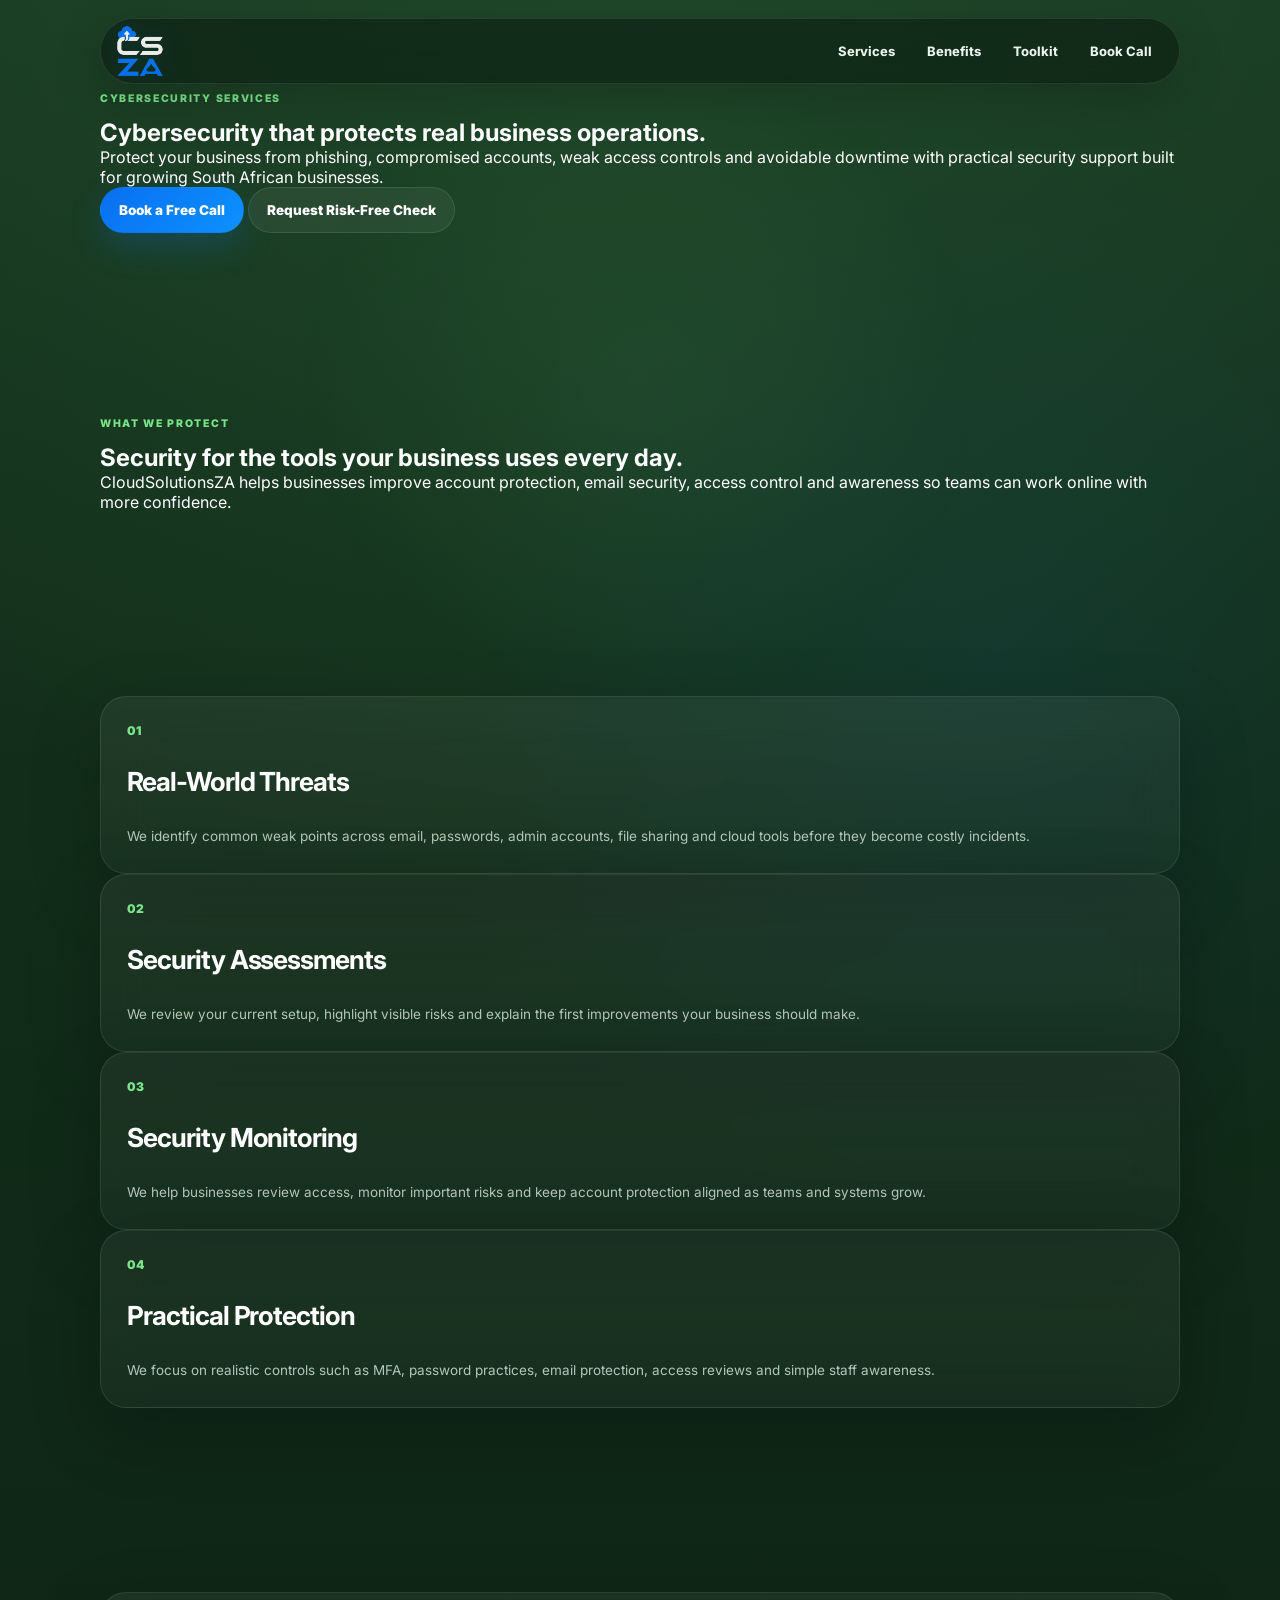
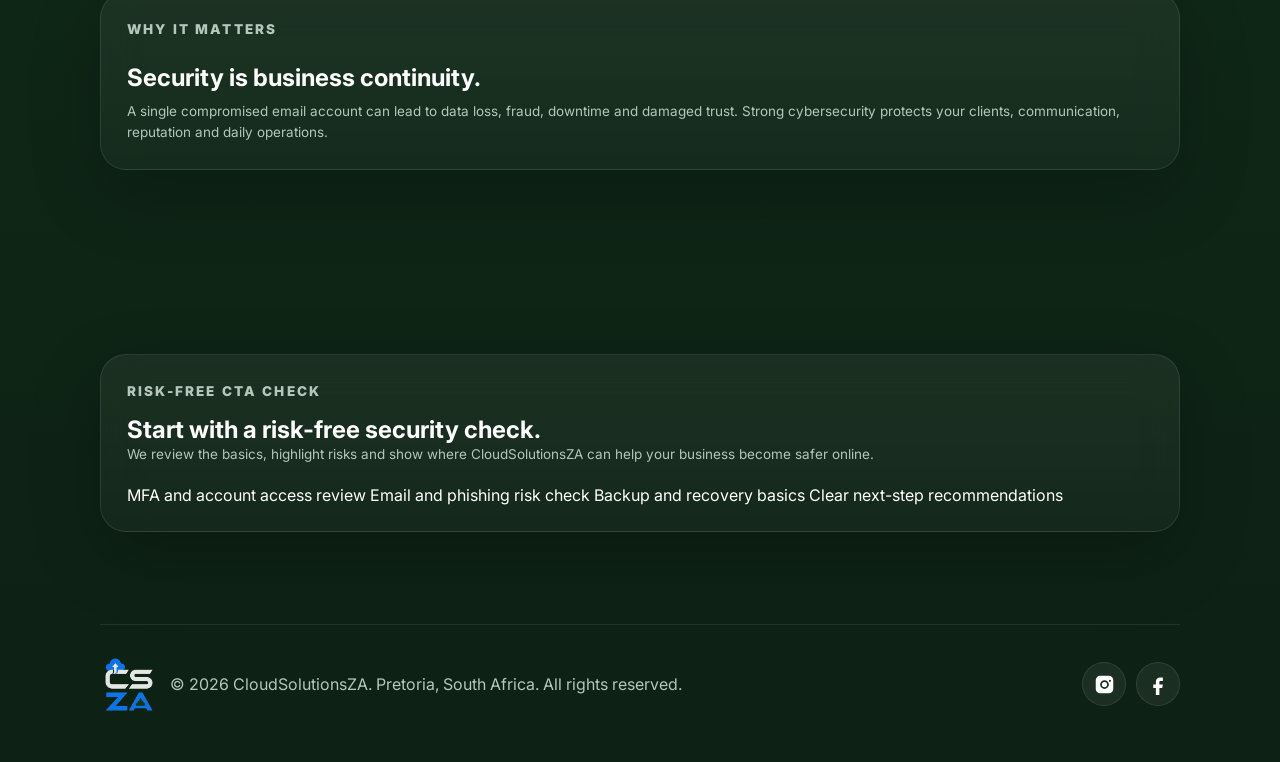
<file: cybersecurity.html>
<!DOCTYPE html>
<html lang="en-ZA">
<head>
  <meta charset="UTF-8" />
  <meta name="viewport" content="width=device-width, initial-scale=1.0" />
  <meta name="description" content="CloudSolutionsZA helps South African businesses protect accounts, email and cloud systems through practical cybersecurity support." />
  <title>Cybersecurity Services South Africa | CloudSolutionsZA</title>
  <link rel="preconnect" href="https://fonts.googleapis.com" />
  <link rel="preconnect" href="https://fonts.gstatic.com" crossorigin />
  <link href="https://fonts.googleapis.com/css2?family=Inter:wght@400;500;600;700;800;900&display=swap" rel="stylesheet" />
  <link rel="icon" type="image/png" href="favicon.png" />
  <link rel="apple-touch-icon" href="favicon.png" />
  <link rel="stylesheet" href="styles.css" />
</head>
<body>
  <div class="page-glow"></div>

  <header class="site-header">
    <a href="index.html#home" class="brand" aria-label="CloudSolutionsZA home">
      <img src="csza-logo-transparent.png" alt="CloudSolutionsZA logo" />
    </a>

    <nav class="nav-links" id="navLinks" aria-label="Main navigation">
      <a href="index.html#services">Services</a>
      <a href="index.html#benefits">Benefits</a>
      <a href="index.html#toolkit">Toolkit</a>
      <a href="index.html#contact">Book Call</a>
    </nav>

    <button class="menu-btn" id="menuBtn" type="button" aria-label="Open menu">☰</button>
  </header>

  <main>
    <section class="service-page-hero section-pad">
      <p class="eyebrow">Cybersecurity services</p>
      <h1>Cybersecurity that protects real business operations.</h1>
      <p>
        Protect your business from phishing, compromised accounts, weak access controls and avoidable downtime
        with practical security support built for growing South African businesses.
      </p>

      <div class="service-page-actions">
        <a href="index.html#contact" class="btn btn-primary">Book a Free Call</a>
        <a href="security-assessment.html" class="btn btn-secondary">Request Risk-Free Check</a>
      </div>
    </section>

    <section class="section-pad service-overview">
      <p class="eyebrow">What we protect</p>
      <h2>Security for the tools your business uses every day.</h2>
      <p class="service-intro">
        CloudSolutionsZA helps businesses improve account protection, email security, access control and awareness
        so teams can work online with more confidence.
      </p>
    </section>

    <section class="section-pad">
      <div class="detail-grid">
        <article class="glass-card detail-card">
          <span class="card-number">01</span>
          <h3>Real-World Threats</h3>
          <p>We identify common weak points across email, passwords, admin accounts, file sharing and cloud tools before they become costly incidents.</p>
        </article>

        <article class="glass-card detail-card">
          <span class="card-number">02</span>
          <h3>Security Assessments</h3>
          <p>We review your current setup, highlight visible risks and explain the first improvements your business should make.</p>
        </article>

        <article class="glass-card detail-card">
          <span class="card-number">03</span>
          <h3>Security Monitoring</h3>
          <p>We help businesses review access, monitor important risks and keep account protection aligned as teams and systems grow.</p>
        </article>

        <article class="glass-card detail-card">
          <span class="card-number">04</span>
          <h3>Practical Protection</h3>
          <p>We focus on realistic controls such as MFA, password practices, email protection, access reviews and simple staff awareness.</p>
        </article>
      </div>
    </section>

    <section class="section-pad">
      <div class="glass-card why-card">
        <p class="eyebrow">Why it matters</p>
        <h2>Security is business continuity.</h2>
        <p>
          A single compromised email account can lead to data loss, fraud, downtime and damaged trust.
          Strong cybersecurity protects your clients, communication, reputation and daily operations.
        </p>
      </div>
    </section>

    <section class="section-pad">
      <div class="glass-card risk-free-card">
        <div>
          <p class="eyebrow">Risk-free CTA check</p>
          <h2>Start with a risk-free security check.</h2>
          <p>
            We review the basics, highlight risks and show where CloudSolutionsZA can help your business become safer online.
          </p>
        </div>

        <div class="check-list">
          <span>MFA and account access review</span>
          <span>Email and phishing risk check</span>
          <span>Backup and recovery basics</span>
          <span>Clear next-step recommendations</span>
        </div>
      </div>
    </section>
  </main>

  <footer class="footer">
    <div class="footer-brand">
      <img src="csza-logo-transparent.png" alt="CloudSolutionsZA logo" />
      <p>© 2026 CloudSolutionsZA. Pretoria, South Africa. All rights reserved.</p>
    </div>

    <div class="social-links">
      <a href="https://www.instagram.com/cloudsolutionsza" target="_blank" rel="noopener" aria-label="Instagram">
        <svg viewBox="0 0 24 24" aria-hidden="true"><path d="M7 2h10a5 5 0 0 1 5 5v10a5 5 0 0 1-5 5H7a5 5 0 0 1-5-5V7a5 5 0 0 1 5-5zm5 5a5 5 0 1 0 0 10 5 5 0 0 0 0-10zm0 2a3 3 0 1 1 0 6 3 3 0 0 1 0-6zm6.2-2.4a1.2 1.2 0 1 0 0 2.4 1.2 1.2 0 0 0 0-2.4z" /></svg>
      </a>
      <a href="https://www.facebook.com/cloudsolutionsza" target="_blank" rel="noopener" aria-label="Facebook">
        <svg viewBox="0 0 24 24" aria-hidden="true"><path d="M14 8h3V4h-3c-3.3 0-5 2-5 5v3H6v4h3v8h4v-8h3.2l.8-4h-4V9c0-.7.3-1 1-1z" /></svg>
      </a>
    </div>
  </footer>

  <script src="script.js"></script>
</body>
</html>
</file>
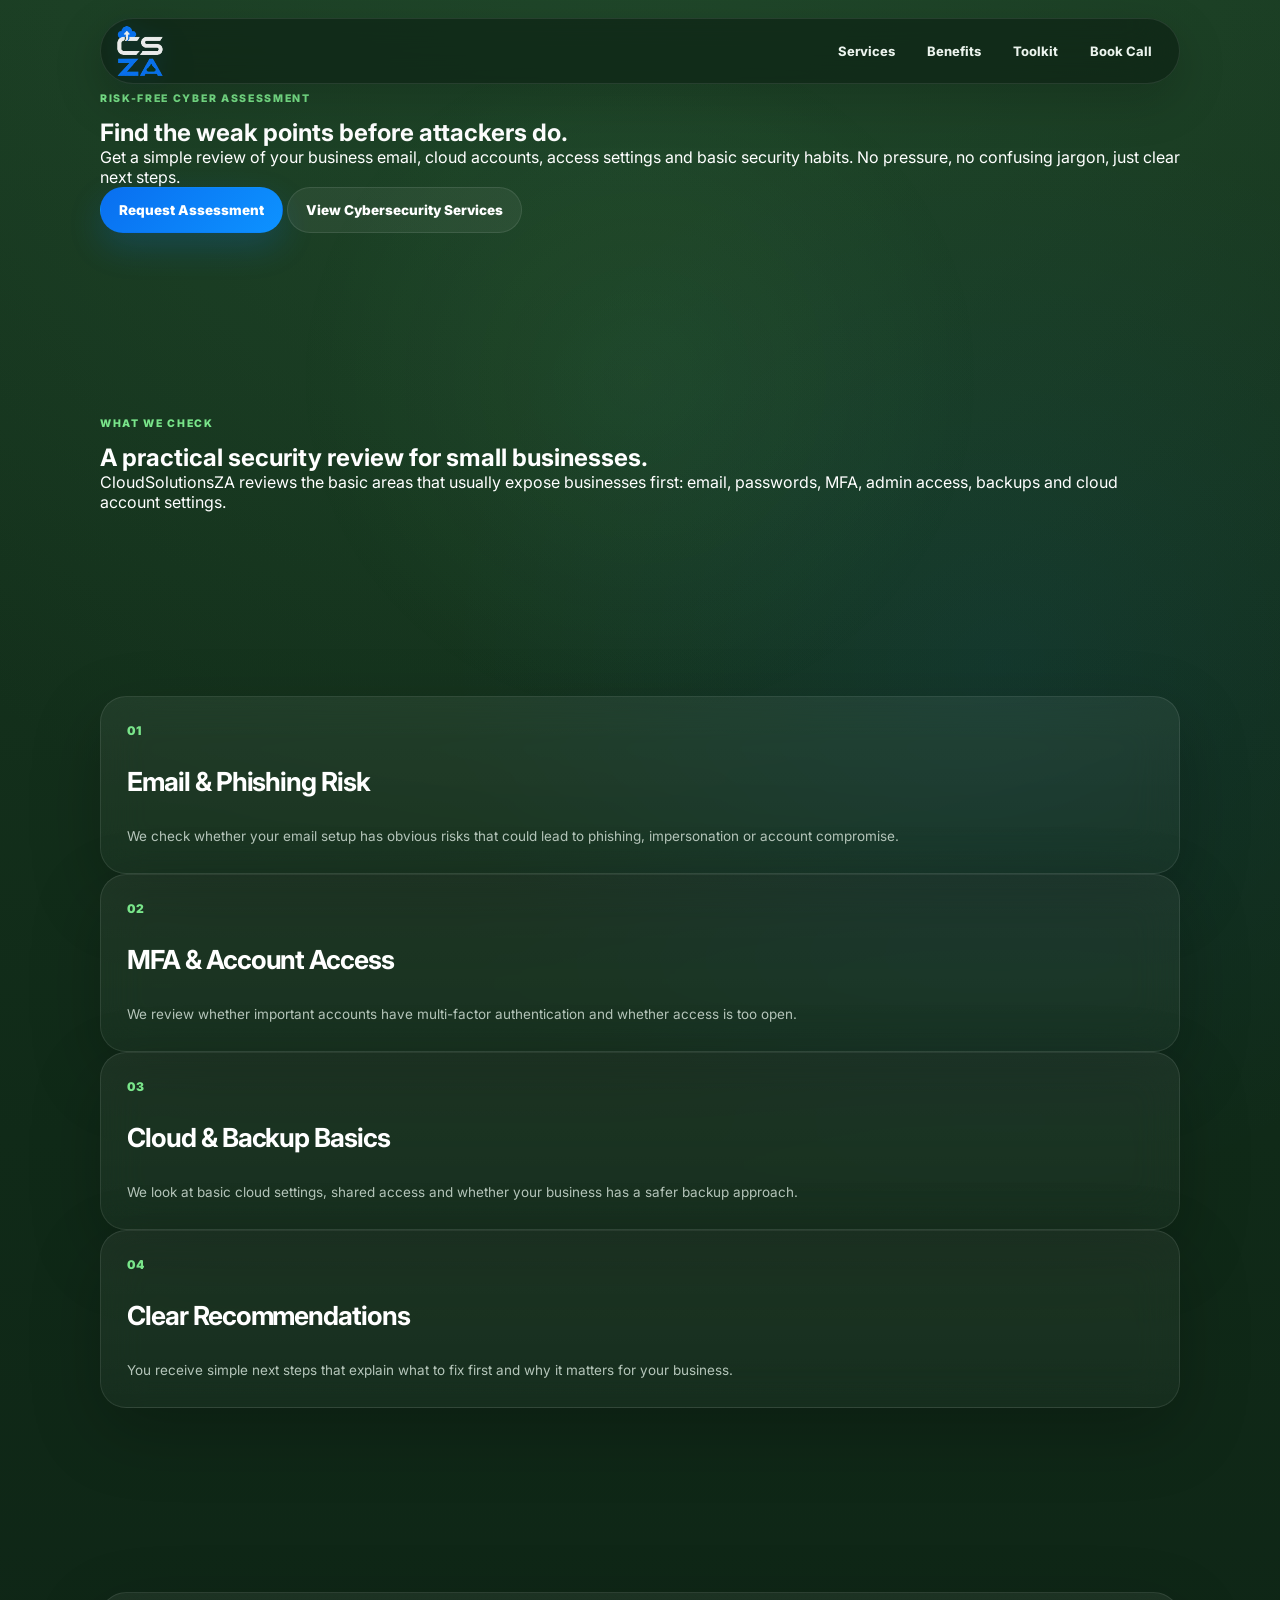
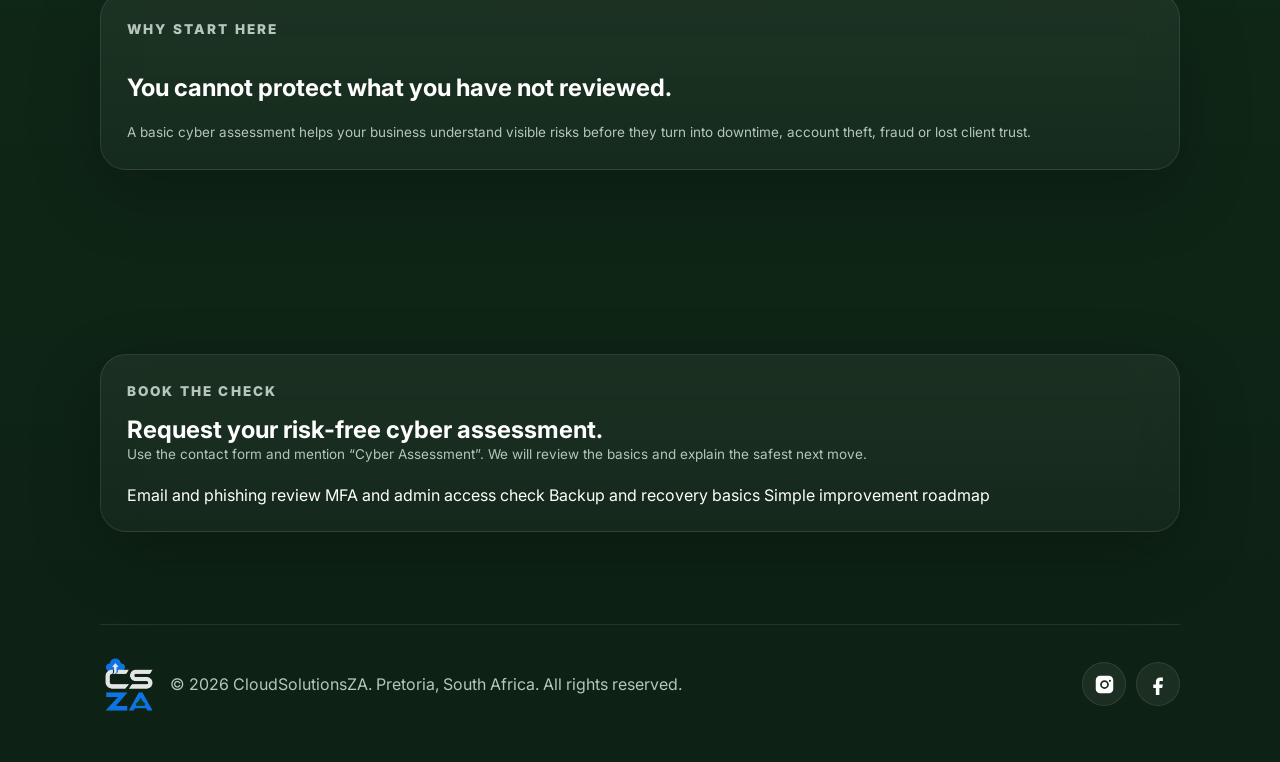
<file: security-assement.html>
<!DOCTYPE html>
<html lang="en-ZA">
<head>
  <meta charset="UTF-8" />
  <meta name="viewport" content="width=device-width, initial-scale=1.0" />
  <meta name="description" content="Request a CloudSolutionsZA risk-free cybersecurity assessment for your email, cloud accounts, access control and business systems." />
  <title>Risk-Free Cyber Assessment | CloudSolutionsZA</title>
  <link rel="preconnect" href="https://fonts.googleapis.com" />
  <link rel="preconnect" href="https://fonts.gstatic.com" crossorigin />
  <link href="https://fonts.googleapis.com/css2?family=Inter:wght@400;500;600;700;800;900&display=swap" rel="stylesheet" />
  <link rel="icon" type="image/png" href="favicon.png" />
  <link rel="apple-touch-icon" href="favicon.png" />
  <link rel="stylesheet" href="styles.css" />
</head>
<body>
  <div class="page-glow"></div>

  <header class="site-header">
    <a href="index.html#home" class="brand" aria-label="CloudSolutionsZA home">
      <img src="csza-logo-transparent.png" alt="CloudSolutionsZA logo" />
    </a>

    <nav class="nav-links" id="navLinks" aria-label="Main navigation">
      <a href="index.html#services">Services</a>
      <a href="index.html#benefits">Benefits</a>
      <a href="index.html#toolkit">Toolkit</a>
      <a href="index.html#contact">Book Call</a>
    </nav>

    <button class="menu-btn" id="menuBtn" type="button" aria-label="Open menu">☰</button>
  </header>

  <main>
    <section class="service-page-hero section-pad">
      <p class="eyebrow">Risk-free cyber assessment</p>
      <h1>Find the weak points before attackers do.</h1>
      <p>
        Get a simple review of your business email, cloud accounts, access settings and basic security habits.
        No pressure, no confusing jargon, just clear next steps.
      </p>

      <div class="service-page-actions">
        <a href="index.html#contact" class="btn btn-primary">Request Assessment</a>
        <a href="cybersecurity.html" class="btn btn-secondary">View Cybersecurity Services</a>
      </div>
    </section>

    <section class="section-pad service-overview">
      <p class="eyebrow">What we check</p>
      <h2>A practical security review for small businesses.</h2>
      <p class="service-intro">
        CloudSolutionsZA reviews the basic areas that usually expose businesses first: email, passwords, MFA,
        admin access, backups and cloud account settings.
      </p>
    </section>

    <section class="section-pad">
      <div class="detail-grid">
        <article class="glass-card detail-card">
          <span class="card-number">01</span>
          <h3>Email & Phishing Risk</h3>
          <p>We check whether your email setup has obvious risks that could lead to phishing, impersonation or account compromise.</p>
        </article>

        <article class="glass-card detail-card">
          <span class="card-number">02</span>
          <h3>MFA & Account Access</h3>
          <p>We review whether important accounts have multi-factor authentication and whether access is too open.</p>
        </article>

        <article class="glass-card detail-card">
          <span class="card-number">03</span>
          <h3>Cloud & Backup Basics</h3>
          <p>We look at basic cloud settings, shared access and whether your business has a safer backup approach.</p>
        </article>

        <article class="glass-card detail-card">
          <span class="card-number">04</span>
          <h3>Clear Recommendations</h3>
          <p>You receive simple next steps that explain what to fix first and why it matters for your business.</p>
        </article>
      </div>
    </section>

    <section class="section-pad">
      <div class="glass-card why-card">
        <p class="eyebrow">Why start here</p>
        <h2>You cannot protect what you have not reviewed.</h2>
        <p>
          A basic cyber assessment helps your business understand visible risks before they turn into downtime,
          account theft, fraud or lost client trust.
        </p>
      </div>
    </section>

    <section class="section-pad">
      <div class="glass-card risk-free-card">
        <div>
          <p class="eyebrow">Book the check</p>
          <h2>Request your risk-free cyber assessment.</h2>
          <p>
            Use the contact form and mention “Cyber Assessment”. We will review the basics and explain the safest next move.
          </p>
        </div>

        <div class="check-list">
          <span>Email and phishing review</span>
          <span>MFA and admin access check</span>
          <span>Backup and recovery basics</span>
          <span>Simple improvement roadmap</span>
        </div>
      </div>
    </section>
  </main>

  <footer class="footer">
    <div class="footer-brand">
      <img src="csza-logo-transparent.png" alt="CloudSolutionsZA logo" />
      <p>© 2026 CloudSolutionsZA. Pretoria, South Africa. All rights reserved.</p>
    </div>

    <div class="social-links">
      <a href="https://www.instagram.com/cloudsolutionsza" target="_blank" rel="noopener" aria-label="Instagram">
        <svg viewBox="0 0 24 24" aria-hidden="true"><path d="M7 2h10a5 5 0 0 1 5 5v10a5 5 0 0 1-5 5H7a5 5 0 0 1-5-5V7a5 5 0 0 1 5-5zm5 5a5 5 0 1 0 0 10 5 5 0 0 0 0-10zm0 2a3 3 0 1 1 0 6 3 3 0 0 1 0-6zm6.2-2.4a1.2 1.2 0 1 0 0 2.4 1.2 1.2 0 0 0 0-2.4z" /></svg>
      </a>
      <a href="https://www.facebook.com/cloudsolutionsza" target="_blank" rel="noopener" aria-label="Facebook">
        <svg viewBox="0 0 24 24" aria-hidden="true"><path d="M14 8h3V4h-3c-3.3 0-5 2-5 5v3H6v4h3v8h4v-8h3.2l.8-4h-4V9c0-.7.3-1 1-1z" /></svg>
      </a>
    </div>
  </footer>

  <script src="script.js"></script>
</body>
</html>
</file>
<file: styles.css>
:root{
  --green:#102a18;
  --green-2:#183820;
  --green-3:#0d2114;
  --blue:#0878ff;
  --blue-soft:#4a9cff;
  --white:#ffffff;
  --muted:#b6c6bb;
  --line:rgba(255,255,255,.095);
  --glass:rgba(255,255,255,.052);
  --shadow:0 24px 70px rgba(0,0,0,.22);
}
*{box-sizing:border-box;margin:0;padding:0}
html{scroll-behavior:smooth}
body{
  font-family:Inter,system-ui,-apple-system,BlinkMacSystemFont,"Segoe UI",sans-serif;
  background:
    radial-gradient(circle at 50% -8%,rgba(43,94,56,.46),transparent 42%),
    radial-gradient(circle at 78% 28%,rgba(8,120,255,.075),transparent 28%),
    linear-gradient(180deg,#183820 0%,#102a18 48%,#0d2114 100%);
  color:var(--white);
  overflow-x:hidden;
}
a{color:inherit;text-decoration:none}
button,input,select,textarea{font:inherit}
.page-glow{position:fixed;inset:0;pointer-events:none;background:radial-gradient(circle at 50% 42%,rgba(124,255,155,.055),transparent 42%);z-index:-1}
.site-header{
  position:fixed;top:18px;left:50%;transform:translateX(-50%);z-index:20;
  width:min(1080px,92%);height:66px;padding:0 14px 0 11px;
  display:flex;align-items:center;justify-content:space-between;
  border:1px solid var(--line);border-radius:999px;
  background:rgba(13,33,20,.68);backdrop-filter:blur(24px);
  box-shadow:0 16px 50px rgba(0,0,0,.18)
}
.brand{display:flex;align-items:center}.brand img{width:56px;height:auto;mix-blend-mode:screen;filter:drop-shadow(0 12px 24px rgba(0,0,0,.22)) drop-shadow(0 0 10px rgba(8,120,255,.12));opacity:.92}
.nav-links{display:flex;align-items:center;gap:6px}.nav-links a{font-size:13px;font-weight:750;color:#ecf4ee;padding:10px 13px;border-radius:999px}.nav-links a:hover{background:rgba(255,255,255,.065)}
.menu-btn{display:none;background:rgba(255,255,255,.065);color:white;border:1px solid var(--line);border-radius:999px;width:42px;height:42px;cursor:pointer}
.section-pad{width:min(1080px,90%);margin:0 auto;padding:92px 0}.hero{min-height:100svh;display:flex;flex-direction:column;align-items:center;justify-content:center;text-align:center;padding-top:108px;padding-bottom:64px}
.hero-logo-wrap{margin-bottom:14px;position:relative}.hero-logo-wrap:after{content:"";position:absolute;inset:18% 4%;background:radial-gradient(circle,rgba(8,120,255,.14),transparent 58%);filter:blur(22px);z-index:-1}
.hero-logo{width:112px;height:auto;mix-blend-mode:screen;filter:drop-shadow(0 22px 42px rgba(0,0,0,.24)) drop-shadow(0 0 12px rgba(8,120,255,.14));opacity:.92}
.eyebrow{text-transform:uppercase;letter-spacing:.16em;color:#79e58a;font-size:10.5px;font-weight:850;margin-bottom:13px}
.hero h1{font-size:clamp(38px,6.6vw,74px);line-height:.92;letter-spacing:-.058em;font-weight:900;text-wrap:balance;max-width:900px}.hero h1 span,.blue-text{color:var(--blue);text-shadow:0 0 22px rgba(8,120,255,.14)}
.hero-text{max-width:585px;margin:20px auto 0;color:#d7e5db;font-size:clamp(14px,1.45vw,16.5px);line-height:1.58}.hero-actions{display:flex;gap:11px;margin-top:26px;flex-wrap:wrap;justify-content:center}
.btn{display:inline-flex;align-items:center;justify-content:center;min-height:46px;padding:0 18px;border-radius:999px;font-weight:850;border:1px solid transparent;transition:.22s;font-size:13.5px}.btn-primary{background:linear-gradient(135deg,#096ff0,#0d92ff);color:#fff;box-shadow:0 14px 34px rgba(8,120,255,.20)}.btn-primary:hover{transform:translateY(-2px)}.btn-secondary{background:rgba(255,255,255,.06);border-color:var(--line);color:#fff}.trust-bar{display:flex;gap:13px;align-items:center;justify-content:center;flex-wrap:wrap;margin-top:30px;color:var(--muted);font-size:12.5px}.google-rating{padding:9px 13px;border-radius:999px;border:1px solid rgba(255,255,255,.12);background:rgba(255,255,255,.05)}.stars{color:#e9c75f;letter-spacing:.04em}.section-heading{text-align:center;margin-bottom:36px}.section-heading h2,.split-section h2,.about-card h2,.contact-copy h2{font-size:clamp(32px,4.6vw,54px);line-height:.98;letter-spacing:-.052em;font-weight:900;text-wrap:balance}.service-grid{display:grid;grid-template-columns:1.15fr 1fr 1fr;gap:15px}.glass-card,.toolkit-card,.contact-form{background:linear-gradient(180deg,rgba(255,255,255,.06),rgba(255,255,255,.032));border:1px solid var(--line);border-radius:26px;box-shadow:var(--shadow);backdrop-filter:blur(22px)}.glass-card{padding:26px;min-height:178px;display:flex;flex-direction:column;justify-content:space-between}.large-card{grid-row:span 2}.card-number{color:#79e58a;font-weight:900;font-size:12px}.glass-card h3{font-size:clamp(20px,2.05vw,29px);line-height:1.04;letter-spacing:-.04em}.glass-card p{color:var(--muted);line-height:1.55;font-size:13.5px}.accent-card{border-color:rgba(8,120,255,.30);background:linear-gradient(180deg,rgba(8,120,255,.085),rgba(255,255,255,.032))}.split-section{display:grid;grid-template-columns:.95fr 1.25fr;gap:40px;align-items:start}.benefit-grid{display:grid;grid-template-columns:1fr 1fr;gap:13px}.benefit-item{padding:20px;border:1px solid var(--line);border-radius:21px;background:rgba(255,255,255,.045)}.benefit-item strong{display:block;font-size:17.5px;margin-bottom:6px}.benefit-item span{color:var(--muted);line-height:1.5;font-size:13.5px}.toolkit-card{display:grid;grid-template-columns:.9fr 1.1fr;gap:20px;padding:22px}.tool-controls,.password-result{padding:16px}.tool-controls label,.contact-form label{display:block;color:#e0eee5;font-weight:750;margin-bottom:11px;font-size:13.5px}.pill-group{display:flex;gap:8px;margin-bottom:22px;flex-wrap:wrap}.pill{border:1px solid var(--line);background:rgba(255,255,255,.06);color:#fff;border-radius:999px;padding:9px 14px;cursor:pointer;font-weight:750;font-size:13px}.pill.active{background:#0878ff;border-color:#0878ff}select,input,textarea{width:100%;border:1px solid var(--line);background:rgba(0,0,0,.16);color:#fff;border-radius:15px;padding:13px 14px;outline:none;margin-top:7px;margin-bottom:17px;font-size:14.5px}textarea{resize:vertical}.full-btn{width:100%}.small-label{color:#79e58a;text-transform:uppercase;font-size:10.5px;letter-spacing:.14em;font-weight:900}.password-box{display:flex;gap:10px;margin-top:12px}.password-box input{font-size:clamp(16px,2vw,20px);font-weight:850;letter-spacing:.01em;margin:0;min-width:0}.password-box button{border:1px solid var(--line);border-radius:15px;background:#f7fbff;color:#0d2114;font-weight:900;padding:0 15px;cursor:pointer}.strength-row{display:flex;justify-content:space-between;gap:12px;color:var(--muted);margin:17px 0 9px;font-weight:700;font-size:12.8px}.meter{height:9px;border-radius:999px;background:rgba(255,255,255,.085);overflow:hidden}.meter div{height:100%;width:0%;background:linear-gradient(90deg,#1d4ed8,#2563eb,#0878ff);box-shadow:0 0 16px rgba(8,120,255,.28);transition:.3s}.tool-note{margin-top:15px;color:var(--muted);line-height:1.55;font-size:13.5px}.about-card{text-align:center;max-width:880px;margin:auto}.about-card h2{margin-bottom:16px}.about-card p:last-child{max-width:620px;margin:auto;color:var(--muted);font-size:15px;line-height:1.6}.testimonial-grid{display:grid;grid-template-columns:repeat(3,1fr);gap:15px}.review-btn{margin:24px auto 0;display:flex;width:max-content}.contact-section{display:grid;grid-template-columns:.95fr 1.05fr;gap:30px;align-items:start}.contact-copy p:not(.eyebrow){font-size:16px;line-height:1.6;color:var(--muted)}.contact-lines{display:grid;gap:9px;margin-top:22px;color:#fff;font-weight:800;font-size:14.5px}.contact-form{padding:23px}.footer{width:min(1080px,90%);margin:0 auto;padding:28px 0 46px;display:flex;align-items:center;justify-content:space-between;color:var(--muted);border-top:1px solid var(--line);gap:20px}.footer-brand{display:flex;align-items:center;gap:12px}.footer img{width:58px;mix-blend-mode:screen;filter:drop-shadow(0 10px 20px rgba(0,0,0,.24));opacity:.9}.social-links{display:flex;gap:10px}.social-links a{width:44px;height:44px;display:grid;place-items:center;border-radius:50%;background:rgba(255,255,255,.06);border:1px solid var(--line)}.social-links svg{width:21px;height:21px;fill:white}
@media(max-width:920px){.site-header{top:12px;width:94%;height:62px}.brand img{width:50px}.menu-btn{display:block}.nav-links{position:absolute;top:72px;left:0;right:0;display:none;flex-direction:column;align-items:stretch;background:rgba(13,33,20,.97);padding:15px;border-radius:23px;border:1px solid var(--line);box-shadow:var(--shadow)}.nav-links.show{display:flex}.nav-links a{text-align:center}.section-pad{width:92%;padding:72px 0}.hero{padding-top:102px;min-height:auto}.hero-logo{width:96px}.hero h1{font-size:clamp(34px,10.7vw,56px);letter-spacing:-.052em}.hero-text{font-size:14.5px;max-width:500px}.hero-actions{width:100%;max-width:410px}.btn{width:100%;min-height:45px}.trust-bar{margin-top:24px}.section-heading{margin-bottom:28px}.section-heading h2,.split-section h2,.about-card h2,.contact-copy h2{font-size:clamp(29px,8vw,46px);letter-spacing:-.047em}.service-grid,.split-section,.toolkit-card,.contact-section,.testimonial-grid{grid-template-columns:1fr}.large-card{grid-row:auto}.glass-card{min-height:auto;padding:23px;gap:20px}.glass-card h3{font-size:25px}.benefit-grid{grid-template-columns:1fr}.toolkit-card,.contact-form{padding:17px;border-radius:23px}.tool-controls,.password-result{padding:7px}.password-box{flex-direction:column}.password-box button{min-height:45px}.strength-row{flex-direction:column}.footer{flex-direction:column;text-align:center}.footer-brand{flex-direction:column}.footer img{width:54px}}
@media(max-width:480px){.section-pad{width:91%;padding:58px 0}.site-header{height:56px}.menu-btn{width:39px;height:39px}.hero{padding-top:92px}.hero-logo{width:84px}.eyebrow{font-size:9.8px;letter-spacing:.13em}.hero h1{font-size:clamp(31px,12vw,46px);line-height:.96}.hero-text{font-size:13.7px;margin-top:17px}.hero-actions{margin-top:21px}.section-heading h2,.split-section h2,.about-card h2,.contact-copy h2{font-size:clamp(28px,9.2vw,40px)}.glass-card h3{font-size:22.5px}.glass-card p,.benefit-item span,.tool-note{font-size:13px}.benefit-item strong{font-size:16.5px}.password-box input{font-size:15.2px}.contact-copy p:not(.eyebrow){font-size:14.5px}.footer p{font-size:13px}}
</file>
